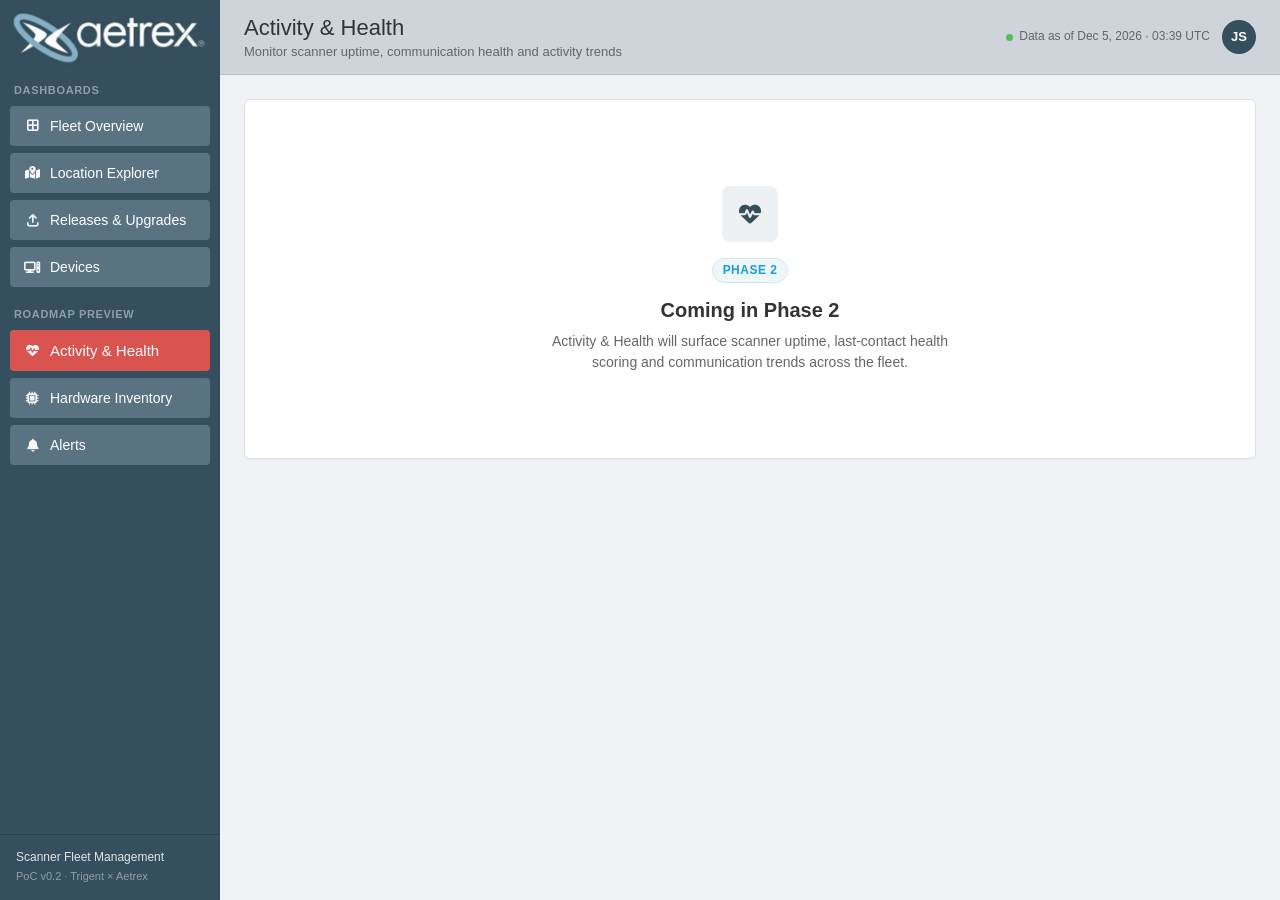
<file: activity-health.html>
<!DOCTYPE html>
<html lang="en">
<head>
  <meta charset="UTF-8">
  <meta name="viewport" content="width=device-width, initial-scale=1.0">
  <title>Activity &amp; Health — Aetrex Scanner Fleet Management</title>

  <script src="assets/vendors/tailwind/tailwindcss.js"></script>
  <script>
    tailwind.config = {
      theme: {
        extend: {
          colors: {
            sidebar: '#354f5e',
            'sidebar-active': '#d9534f',
            'sidebar-nav': '#5a7382',
            'page-bg': '#f0f2f5',
            'header-bg': '#ced4da',
            'card-border': '#dee2e6',
            'text-primary': '#333333',
            'text-secondary': '#666666',
            'chart-teal': '#7bc9d7',
            'chart-blue': '#1a9dd4',
            accent: '#337ab7',
            success: '#5cb85c',
            warning: '#f0ad4e',
            danger: '#d9534f',
          },
          fontFamily: {
            sans: ['Segoe UI', 'Helvetica Neue', 'Helvetica', 'Arial', 'sans-serif'],
          },
          fontWeight: {
            normal: '400',
            medium: '500',
            semibold: '600',
            bold: '700',
          },
          boxShadow: {
            card: '0 1px 2px 0 rgba(0, 0, 0, 0.04)',
          },
        },
      },
    };
  </script>

  <link rel="stylesheet" href="assets/vendors/font-awesome/css/all.min.css">
  <link rel="stylesheet" href="css/style.css">
</head>
<body class="font-sans font-normal bg-page-bg text-text-primary min-h-screen">

  <div id="sidebar-overlay" class="sidebar-overlay hidden fixed inset-0 bg-black/40 z-30 lg:hidden" aria-hidden="true"></div>

  <div class="flex min-h-screen">

    <aside id="sidebar"
      class="fixed inset-y-0 left-0 z-40 w-[220px] bg-sidebar text-white flex flex-col transform -translate-x-full lg:translate-x-0 transition-transform duration-200 ease-in-out shrink-0">

      <div class="sidebar-brand">
        <img src="assets/aetrex-logo1.png" alt="Aetrex">
      </div>

      <nav class="sidebar-nav flex-1">
        <p class="sidebar-section-label">Dashboards</p>
        <a href="index.html" class="sidebar-link">
          <i class="fa-solid fa-border-all"></i>
          <span class="sidebar-link-text">Fleet Overview</span>
        </a>
        <a href="location-explorer.html" class="sidebar-link">
          <i class="fa-solid fa-map-location-dot"></i>
          <span class="sidebar-link-text">Location Explorer</span>
        </a>
        <a href="release-updates.html" class="sidebar-link">
          <i class="fa-solid fa-arrow-up-from-bracket"></i>
          <span class="sidebar-link-text">Releases &amp; Upgrades</span>
        </a>
        <a href="devices.html" class="sidebar-link">
          <i class="fa-solid fa-computer"></i>
          <span class="sidebar-link-text">Devices</span>
        </a>

        <p class="sidebar-section-label">Roadmap Preview</p>
        <a href="activity-health.html" class="sidebar-link active">
          <i class="fa-solid fa-heart-pulse"></i>
          <span class="sidebar-link-text">Activity &amp; Health</span>
        </a>
        <a href="hardware-inventory.html" class="sidebar-link">
          <i class="fa-solid fa-microchip"></i>
          <span class="sidebar-link-text">Hardware Inventory</span>
        </a>
        <a href="alerts.html" class="sidebar-link">
          <i class="fa-solid fa-bell"></i>
          <span class="sidebar-link-text">Alerts</span>
        </a>
      </nav>

      <div class="sidebar-footer">
        <p class="sidebar-footer-title">Scanner Fleet Management</p>
        <p class="sidebar-footer-meta">PoC v0.2 · Trigent × Aetrex</p>
      </div>
    </aside>

    <div class="app-main flex-1 flex flex-col min-w-0">

      <header class="page-header-bar flex items-center justify-between gap-4">
        <div class="flex items-center gap-3 min-w-0">
          <button id="sidebar-toggle" type="button"
            class="lg:hidden w-8 h-8 flex items-center justify-center rounded border border-card-border text-text-secondary hover:bg-white/50 transition-colors shrink-0 bg-white/30"
            aria-label="Toggle sidebar">
            <i class="fa-solid fa-bars text-sm"></i>
          </button>
          <div class="min-w-0">
            <h1 class="truncate">Activity &amp; Health</h1>
            <p class="page-header-subtitle truncate">Monitor scanner uptime, communication health and activity trends</p>
          </div>
        </div>
        <div class="flex items-center gap-3 shrink-0">
          <span class="data-as-of hidden sm:inline-flex">
            <span class="data-as-of-dot" aria-hidden="true"></span>
            <span id="data-as-of">Data as of —</span>
          </span>
          <div class="header-avatar" aria-label="User avatar">JS</div>
        </div>
      </header>

      <main class="flex-1 p-5 lg:p-6">
        <section class="cp-card phase-placeholder">
          <div class="phase-placeholder-icon" aria-hidden="true">
            <i class="fa-solid fa-heart-pulse"></i>
          </div>
          <span class="phase-placeholder-badge">Phase 2</span>
          <h2 class="phase-placeholder-title">Coming in Phase 2</h2>
          <p class="phase-placeholder-text">
            Activity &amp; Health will surface scanner uptime, last-contact health scoring and communication trends across the fleet.
          </p>
        </section>
      </main>
    </div>
  </div>

  <script src="js/app.js"></script>
</body>
</html>
</file>
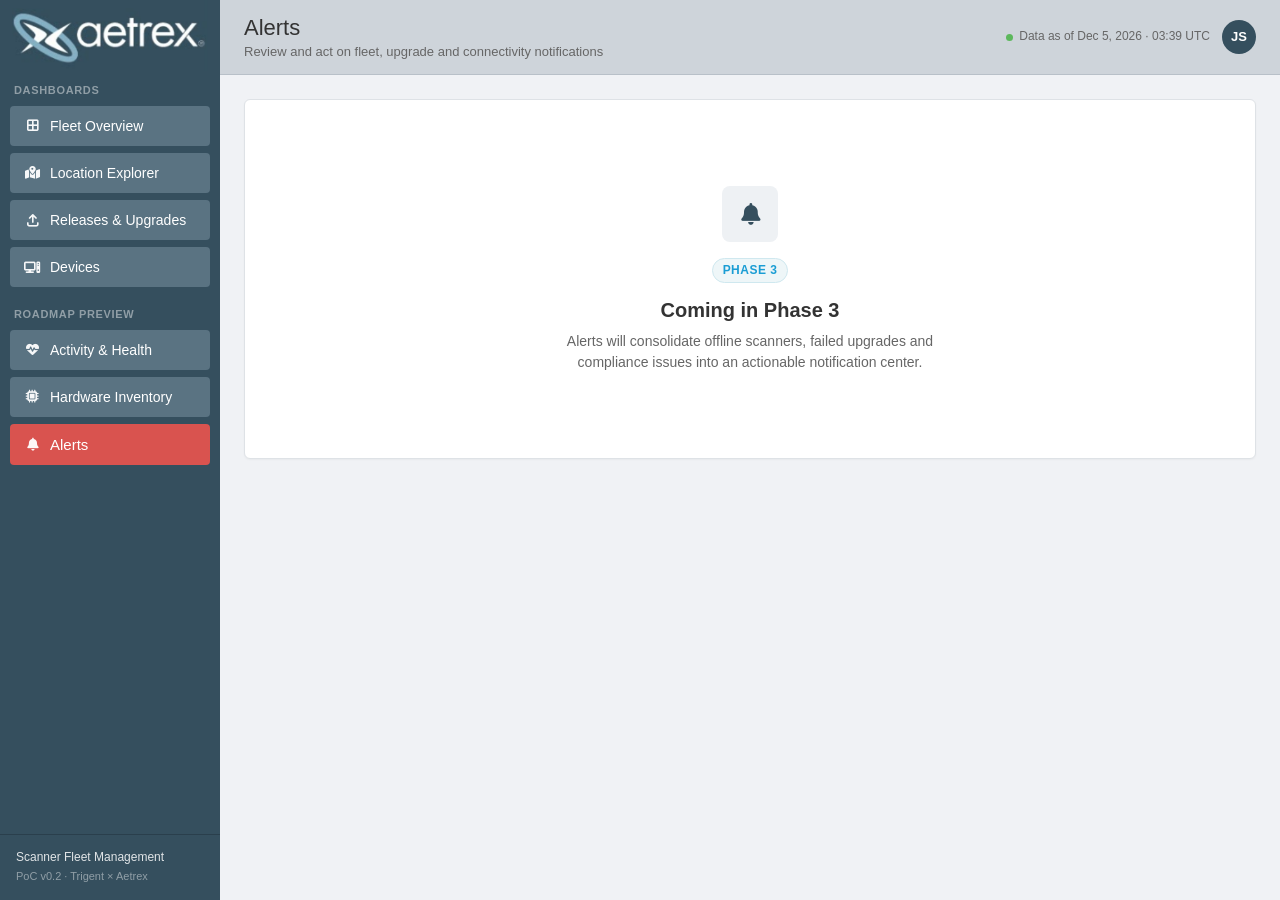
<file: alerts.html>
<!DOCTYPE html>
<html lang="en">
<head>
  <meta charset="UTF-8">
  <meta name="viewport" content="width=device-width, initial-scale=1.0">
  <title>Alerts — Aetrex Scanner Fleet Management</title>

  <script src="assets/vendors/tailwind/tailwindcss.js"></script>
  <script>
    tailwind.config = {
      theme: {
        extend: {
          colors: {
            sidebar: '#354f5e',
            'sidebar-active': '#d9534f',
            'sidebar-nav': '#5a7382',
            'page-bg': '#f0f2f5',
            'header-bg': '#ced4da',
            'card-border': '#dee2e6',
            'text-primary': '#333333',
            'text-secondary': '#666666',
            'chart-teal': '#7bc9d7',
            'chart-blue': '#1a9dd4',
            accent: '#337ab7',
            success: '#5cb85c',
            warning: '#f0ad4e',
            danger: '#d9534f',
          },
          fontFamily: {
            sans: ['Segoe UI', 'Helvetica Neue', 'Helvetica', 'Arial', 'sans-serif'],
          },
          fontWeight: {
            normal: '400',
            medium: '500',
            semibold: '600',
            bold: '700',
          },
          boxShadow: {
            card: '0 1px 2px 0 rgba(0, 0, 0, 0.04)',
          },
        },
      },
    };
  </script>

  <link rel="stylesheet" href="assets/vendors/font-awesome/css/all.min.css">
  <link rel="stylesheet" href="css/style.css">
</head>
<body class="font-sans font-normal bg-page-bg text-text-primary min-h-screen">

  <div id="sidebar-overlay" class="sidebar-overlay hidden fixed inset-0 bg-black/40 z-30 lg:hidden" aria-hidden="true"></div>

  <div class="flex min-h-screen">

    <aside id="sidebar"
      class="fixed inset-y-0 left-0 z-40 w-[220px] bg-sidebar text-white flex flex-col transform -translate-x-full lg:translate-x-0 transition-transform duration-200 ease-in-out shrink-0">

      <div class="sidebar-brand">
        <img src="assets/aetrex-logo1.png" alt="Aetrex">
      </div>

      <nav class="sidebar-nav flex-1">
        <p class="sidebar-section-label">Dashboards</p>
        <a href="index.html" class="sidebar-link">
          <i class="fa-solid fa-border-all"></i>
          <span class="sidebar-link-text">Fleet Overview</span>
        </a>
        <a href="location-explorer.html" class="sidebar-link">
          <i class="fa-solid fa-map-location-dot"></i>
          <span class="sidebar-link-text">Location Explorer</span>
        </a>
        <a href="release-updates.html" class="sidebar-link">
          <i class="fa-solid fa-arrow-up-from-bracket"></i>
          <span class="sidebar-link-text">Releases &amp; Upgrades</span>
        </a>
        <a href="devices.html" class="sidebar-link">
          <i class="fa-solid fa-computer"></i>
          <span class="sidebar-link-text">Devices</span>
        </a>

        <p class="sidebar-section-label">Roadmap Preview</p>
        <a href="activity-health.html" class="sidebar-link">
          <i class="fa-solid fa-heart-pulse"></i>
          <span class="sidebar-link-text">Activity &amp; Health</span>
        </a>
        <a href="hardware-inventory.html" class="sidebar-link">
          <i class="fa-solid fa-microchip"></i>
          <span class="sidebar-link-text">Hardware Inventory</span>
        </a>
        <a href="alerts.html" class="sidebar-link active">
          <i class="fa-solid fa-bell"></i>
          <span class="sidebar-link-text">Alerts</span>
        </a>
      </nav>

      <div class="sidebar-footer">
        <p class="sidebar-footer-title">Scanner Fleet Management</p>
        <p class="sidebar-footer-meta">PoC v0.2 · Trigent × Aetrex</p>
      </div>
    </aside>

    <div class="app-main flex-1 flex flex-col min-w-0">

      <header class="page-header-bar flex items-center justify-between gap-4">
        <div class="flex items-center gap-3 min-w-0">
          <button id="sidebar-toggle" type="button"
            class="lg:hidden w-8 h-8 flex items-center justify-center rounded border border-card-border text-text-secondary hover:bg-white/50 transition-colors shrink-0 bg-white/30"
            aria-label="Toggle sidebar">
            <i class="fa-solid fa-bars text-sm"></i>
          </button>
          <div class="min-w-0">
            <h1 class="truncate">Alerts</h1>
            <p class="page-header-subtitle truncate">Review and act on fleet, upgrade and connectivity notifications</p>
          </div>
        </div>
        <div class="flex items-center gap-3 shrink-0">
          <span class="data-as-of hidden sm:inline-flex">
            <span class="data-as-of-dot" aria-hidden="true"></span>
            <span id="data-as-of">Data as of —</span>
          </span>
          <div class="header-avatar" aria-label="User avatar">JS</div>
        </div>
      </header>

      <main class="flex-1 p-5 lg:p-6">
        <section class="cp-card phase-placeholder">
          <div class="phase-placeholder-icon" aria-hidden="true">
            <i class="fa-solid fa-bell"></i>
          </div>
          <span class="phase-placeholder-badge">Phase 3</span>
          <h2 class="phase-placeholder-title">Coming in Phase 3</h2>
          <p class="phase-placeholder-text">
            Alerts will consolidate offline scanners, failed upgrades and compliance issues into an actionable notification center.
          </p>
        </section>
      </main>
    </div>
  </div>

  <script src="js/app.js"></script>
</body>
</html>
</file>
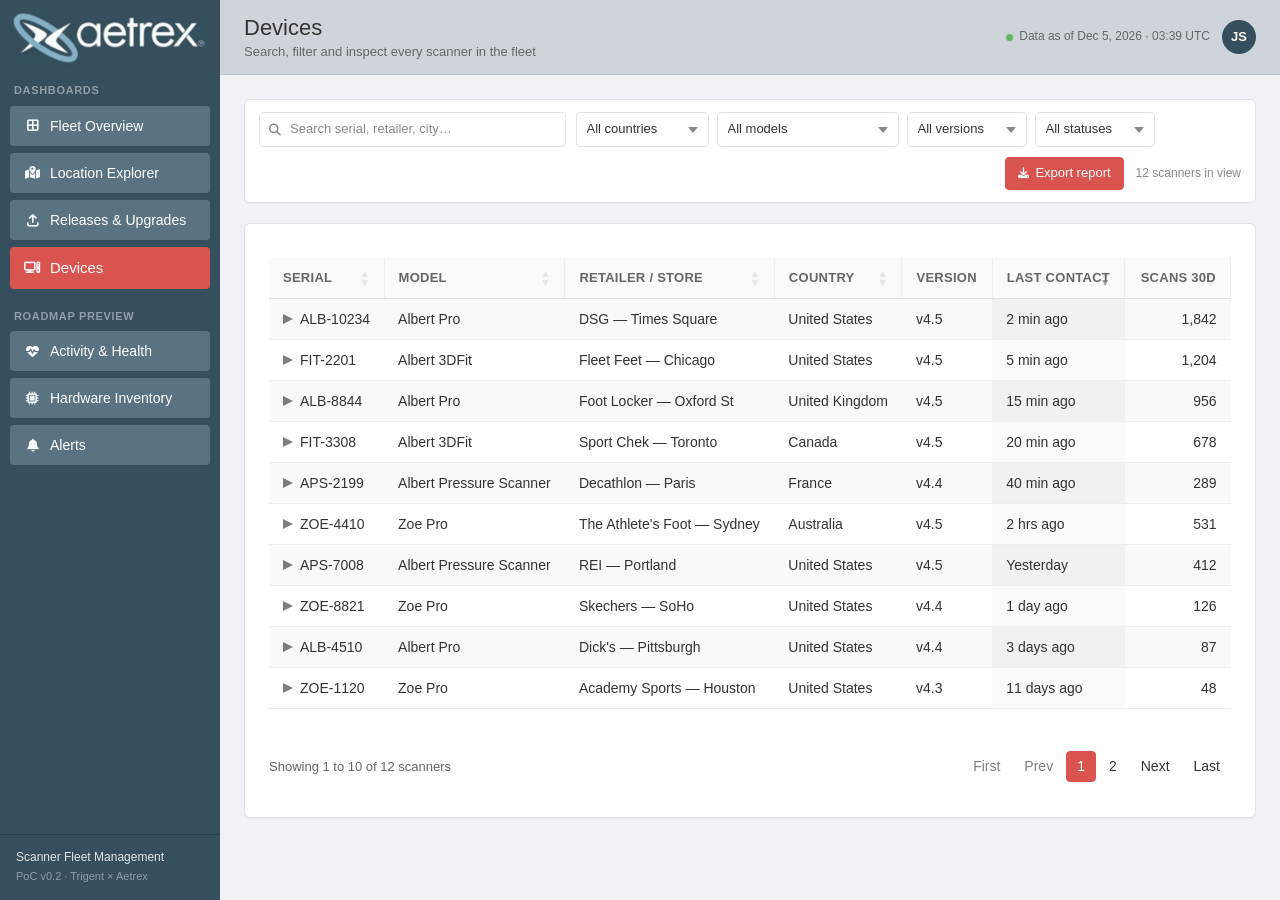
<file: devices.html>
<!DOCTYPE html>
<html lang="en">
<head>
  <meta charset="UTF-8">
  <meta name="viewport" content="width=device-width, initial-scale=1.0">
  <title>Devices — Aetrex Scanner Fleet Management</title>

  <!-- Tailwind CSS -->
  <script src="assets/vendors/tailwind/tailwindcss.js"></script>
  <script>
    tailwind.config = {
      theme: {
        extend: {
          colors: {
            sidebar: '#354f5e',
            'sidebar-active': '#d9534f',
            'sidebar-nav': '#5a7382',
            'page-bg': '#f0f2f5',
            'header-bg': '#ced4da',
            'card-border': '#dee2e6',
            'text-primary': '#333333',
            'text-secondary': '#666666',
            'chart-teal': '#7bc9d7',
            'chart-blue': '#1a9dd4',
            accent: '#337ab7',
            success: '#5cb85c',
            warning: '#f0ad4e',
            danger: '#d9534f',
          },
          fontFamily: {
            sans: ['Segoe UI', 'Helvetica Neue', 'Helvetica', 'Arial', 'sans-serif'],
          },
          fontWeight: {
            normal: '400',
            medium: '500',
            semibold: '600',
            bold: '700',
          },
          boxShadow: {
            card: '0 1px 2px 0 rgba(0, 0, 0, 0.04)',
          },
        },
      },
    };
  </script>

  <!-- Font Awesome -->
  <link rel="stylesheet" href="assets/vendors/font-awesome/css/all.min.css">

  <!-- DataTables -->
  <link rel="stylesheet" href="assets/vendors/datatables/css/dataTables.dataTables.min.css">
  <link rel="stylesheet" href="assets/vendors/datatables/css/responsive.dataTables.min.css">

  <!-- App styles -->
  <link rel="stylesheet" href="css/style.css">
</head>
<body class="font-sans font-normal bg-page-bg text-text-primary min-h-screen">

  <!-- Mobile sidebar overlay -->
  <div id="sidebar-overlay" class="sidebar-overlay hidden fixed inset-0 bg-black/40 z-30 lg:hidden" aria-hidden="true"></div>

  <div class="flex min-h-screen">

    <!-- Sidebar -->
    <aside id="sidebar"
      class="fixed inset-y-0 left-0 z-40 w-[220px] bg-sidebar text-white flex flex-col transform -translate-x-full lg:translate-x-0 transition-transform duration-200 ease-in-out shrink-0">

      <div class="sidebar-brand">
        <img src="assets/aetrex-logo1.png" alt="Aetrex">
      </div>

      <nav class="sidebar-nav flex-1">
        <p class="sidebar-section-label">Dashboards</p>
        <a href="index.html" class="sidebar-link">
          <i class="fa-solid fa-border-all"></i>
          <span class="sidebar-link-text">Fleet Overview</span>
        </a>
        <a href="location-explorer.html" class="sidebar-link">
          <i class="fa-solid fa-map-location-dot"></i>
          <span class="sidebar-link-text">Location Explorer</span>
        </a>
        <a href="release-updates.html" class="sidebar-link">
          <i class="fa-solid fa-arrow-up-from-bracket"></i>
          <span class="sidebar-link-text">Releases &amp; Upgrades</span>
        </a>
        <a href="devices.html" class="sidebar-link active">
          <i class="fa-solid fa-computer"></i>
          <span class="sidebar-link-text">Devices</span>
        </a>

        <p class="sidebar-section-label">Roadmap Preview</p>
        <a href="activity-health.html" class="sidebar-link">
          <i class="fa-solid fa-heart-pulse"></i>
          <span class="sidebar-link-text">Activity &amp; Health</span>
        </a>
        <a href="hardware-inventory.html" class="sidebar-link">
          <i class="fa-solid fa-microchip"></i>
          <span class="sidebar-link-text">Hardware Inventory</span>
        </a>
        <a href="alerts.html" class="sidebar-link">
          <i class="fa-solid fa-bell"></i>
          <span class="sidebar-link-text">Alerts</span>
        </a>
      </nav>

      <div class="sidebar-footer">
        <p class="sidebar-footer-title">Scanner Fleet Management</p>
        <p class="sidebar-footer-meta">PoC v0.2 · Trigent × Aetrex</p>
      </div>
    </aside>

    <!-- Main content -->
    <div class="app-main flex-1 flex flex-col min-w-0">

      <!-- Header bar -->
      <header class="page-header-bar flex items-center justify-between gap-4">
        <div class="flex items-center gap-3 min-w-0">
          <button id="sidebar-toggle" type="button"
            class="lg:hidden w-8 h-8 flex items-center justify-center rounded border border-card-border text-text-secondary hover:bg-white/50 transition-colors shrink-0 bg-white/30"
            aria-label="Toggle sidebar">
            <i class="fa-solid fa-bars text-sm"></i>
          </button>
          <div class="min-w-0">
            <h1 class="truncate">Devices</h1>
            <p class="page-header-subtitle truncate">Search, filter and inspect every scanner in the fleet</p>
          </div>
        </div>
        <div class="flex items-center gap-3 shrink-0">
          <span class="data-as-of hidden sm:inline-flex">
            <span class="data-as-of-dot" aria-hidden="true"></span>
            <span id="data-as-of">Data as of —</span>
          </span>
          <div class="header-avatar" aria-label="User avatar">JS</div>
        </div>
      </header>

      <!-- Page body -->
      <main class="flex-1 p-5 lg:p-6 space-y-5">

        <!-- Filters -->
        <section class="filter-bar">
          <div class="filter-search">
            <i class="fa-solid fa-magnifying-glass" aria-hidden="true"></i>
            <input type="search" id="fleet-search" placeholder="Search serial, retailer, city…" autocomplete="off">
          </div>
          <div class="filter-selects">
            <select id="filter-country" aria-label="Filter by country">
              <option value="">All countries</option>
            </select>
            <select id="filter-model" aria-label="Filter by model">
              <option value="">All models</option>
            </select>
            <select id="filter-version" aria-label="Filter by version">
              <option value="">All versions</option>
            </select>
            <select id="filter-status" aria-label="Filter by status">
              <option value="">All statuses</option>
            </select>
          </div>
          <div class="filter-actions">
            <button type="button" class="btn-export">
              <i class="fa-solid fa-download"></i>
              Export report
            </button>
            <p class="filter-count"><span id="scanners-in-view">0</span> scanners in view</p>
          </div>
        </section>

        <!-- Devices table -->
        <section class="cp-card p-5 sm:p-6">
          <div class="overflow-x-auto">
            <table id="scanner-table" class="w-full display responsive nowrap">
              <thead>
                <tr>
                  <th>Serial</th>
                  <th>Model</th>
                  <th>Retailer / Store</th>
                  <th>Country</th>
                  <th>Version</th>
                  <th>Last Contact</th>
                  <th>Scans 30d</th>
                  <th>Status</th>
                </tr>
              </thead>
              <tbody>
                <tr data-serial="ALB-10234" data-model="Albert Pro" data-retailer="DSG — Times Square" data-country="United States" data-city="New York" data-version="v4.5" data-status="Active">
                  <td>ALB-10234</td>
                  <td>Albert Pro</td>
                  <td>DSG — Times Square</td>
                  <td>United States</td>
                  <td>v4.5</td>
                  <td data-order="2026-07-14T08:58:00Z">2 min ago</td>
                  <td data-order="1842">1,842</td>
                  <td><span class="status-badge status-online">Active</span></td>
                </tr>
                <tr data-serial="ZOE-8821" data-model="Zoe Pro" data-retailer="Skechers — SoHo" data-country="United States" data-city="New York" data-version="v4.4" data-status="Idle">
                  <td>ZOE-8821</td>
                  <td>Zoe Pro</td>
                  <td>Skechers — SoHo</td>
                  <td>United States</td>
                  <td>v4.4</td>
                  <td data-order="2026-07-13T09:00:00Z">1 day ago</td>
                  <td data-order="126">126</td>
                  <td><span class="status-badge status-pending">Idle</span></td>
                </tr>
                <tr data-serial="APS-4492" data-model="Albert Pressure Scanner" data-retailer="Nordstrom — Seattle" data-country="United States" data-city="Seattle" data-version="v4.2" data-status="Offline">
                  <td>APS-4492</td>
                  <td>Albert Pressure Scanner</td>
                  <td>Nordstrom — Seattle</td>
                  <td>United States</td>
                  <td>v4.2</td>
                  <td data-order="2026-06-18T10:00:00Z">26 days ago</td>
                  <td data-order="0">0</td>
                  <td><span class="status-badge status-offline">Offline</span></td>
                </tr>
                <tr data-serial="ALB-8844" data-model="Albert Pro" data-retailer="Foot Locker — Oxford St" data-country="United Kingdom" data-city="London" data-version="v4.5" data-status="Active">
                  <td>ALB-8844</td>
                  <td>Albert Pro</td>
                  <td>Foot Locker — Oxford St</td>
                  <td>United Kingdom</td>
                  <td>v4.5</td>
                  <td data-order="2026-07-14T08:45:00Z">15 min ago</td>
                  <td data-order="956">956</td>
                  <td><span class="status-badge status-online">Active</span></td>
                </tr>
                <tr data-serial="FIT-2201" data-model="Albert 3DFit" data-retailer="Fleet Feet — Chicago" data-country="United States" data-city="Chicago" data-version="v4.5" data-status="Active">
                  <td>FIT-2201</td>
                  <td>Albert 3DFit</td>
                  <td>Fleet Feet — Chicago</td>
                  <td>United States</td>
                  <td>v4.5</td>
                  <td data-order="2026-07-14T08:55:00Z">5 min ago</td>
                  <td data-order="1204">1,204</td>
                  <td><span class="status-badge status-online">Active</span></td>
                </tr>
                <tr data-serial="ZOE-1120" data-model="Zoe Pro" data-retailer="Academy Sports — Houston" data-country="United States" data-city="Houston" data-version="v4.3" data-status="Idle">
                  <td>ZOE-1120</td>
                  <td>Zoe Pro</td>
                  <td>Academy Sports — Houston</td>
                  <td>United States</td>
                  <td>v4.3</td>
                  <td data-order="2026-07-03T12:00:00Z">11 days ago</td>
                  <td data-order="48">48</td>
                  <td><span class="status-badge status-pending">Idle</span></td>
                </tr>
                <tr data-serial="APS-7008" data-model="Albert Pressure Scanner" data-retailer="REI — Portland" data-country="United States" data-city="Portland" data-version="v4.5" data-status="Active">
                  <td>APS-7008</td>
                  <td>Albert Pressure Scanner</td>
                  <td>REI — Portland</td>
                  <td>United States</td>
                  <td>v4.5</td>
                  <td data-order="2026-07-13T14:00:00Z">Yesterday</td>
                  <td data-order="412">412</td>
                  <td><span class="status-badge status-online">Active</span></td>
                </tr>
                <tr data-serial="ALB-4510" data-model="Albert Pro" data-retailer="Dick's — Pittsburgh" data-country="United States" data-city="Pittsburgh" data-version="v4.4" data-status="Idle">
                  <td>ALB-4510</td>
                  <td>Albert Pro</td>
                  <td>Dick's — Pittsburgh</td>
                  <td>United States</td>
                  <td>v4.4</td>
                  <td data-order="2026-07-11T16:00:00Z">3 days ago</td>
                  <td data-order="87">87</td>
                  <td><span class="status-badge status-pending">Idle</span></td>
                </tr>
                <tr data-serial="FIT-3308" data-model="Albert 3DFit" data-retailer="Sport Chek — Toronto" data-country="Canada" data-city="Toronto" data-version="v4.5" data-status="Active">
                  <td>FIT-3308</td>
                  <td>Albert 3DFit</td>
                  <td>Sport Chek — Toronto</td>
                  <td>Canada</td>
                  <td>v4.5</td>
                  <td data-order="2026-07-14T08:40:00Z">20 min ago</td>
                  <td data-order="678">678</td>
                  <td><span class="status-badge status-online">Active</span></td>
                </tr>
                <tr data-serial="ALB-6712" data-model="Albert Pro" data-retailer="Intersport — Berlin" data-country="Germany" data-city="Berlin" data-version="v4.3" data-status="Offline">
                  <td>ALB-6712</td>
                  <td>Albert Pro</td>
                  <td>Intersport — Berlin</td>
                  <td>Germany</td>
                  <td>v4.3</td>
                  <td data-order="2026-06-28T09:00:00Z">16 days ago</td>
                  <td data-order="12">12</td>
                  <td><span class="status-badge status-offline">Offline</span></td>
                </tr>
                <tr data-serial="ZOE-4410" data-model="Zoe Pro" data-retailer="The Athlete's Foot — Sydney" data-country="Australia" data-city="Sydney" data-version="v4.5" data-status="Active">
                  <td>ZOE-4410</td>
                  <td>Zoe Pro</td>
                  <td>The Athlete's Foot — Sydney</td>
                  <td>Australia</td>
                  <td>v4.5</td>
                  <td data-order="2026-07-14T07:00:00Z">2 hrs ago</td>
                  <td data-order="531">531</td>
                  <td><span class="status-badge status-online">Active</span></td>
                </tr>
                <tr data-serial="APS-2199" data-model="Albert Pressure Scanner" data-retailer="Decathlon — Paris" data-country="France" data-city="Paris" data-version="v4.4" data-status="Active">
                  <td>APS-2199</td>
                  <td>Albert Pressure Scanner</td>
                  <td>Decathlon — Paris</td>
                  <td>France</td>
                  <td>v4.4</td>
                  <td data-order="2026-07-14T08:20:00Z">40 min ago</td>
                  <td data-order="289">289</td>
                  <td><span class="status-badge status-online">Active</span></td>
                </tr>
              </tbody>
            </table>
          </div>
        </section>

      </main>
    </div>
  </div>

  <!-- Vendor scripts -->
  <script src="assets/vendors/jquery/jquery-3.7.1.min.js"></script>
  <script src="assets/vendors/datatables/js/dataTables.min.js"></script>
  <script src="assets/vendors/datatables/js/dataTables.responsive.min.js"></script>
  <script src="js/app.js"></script>
</body>
</html>
</file>
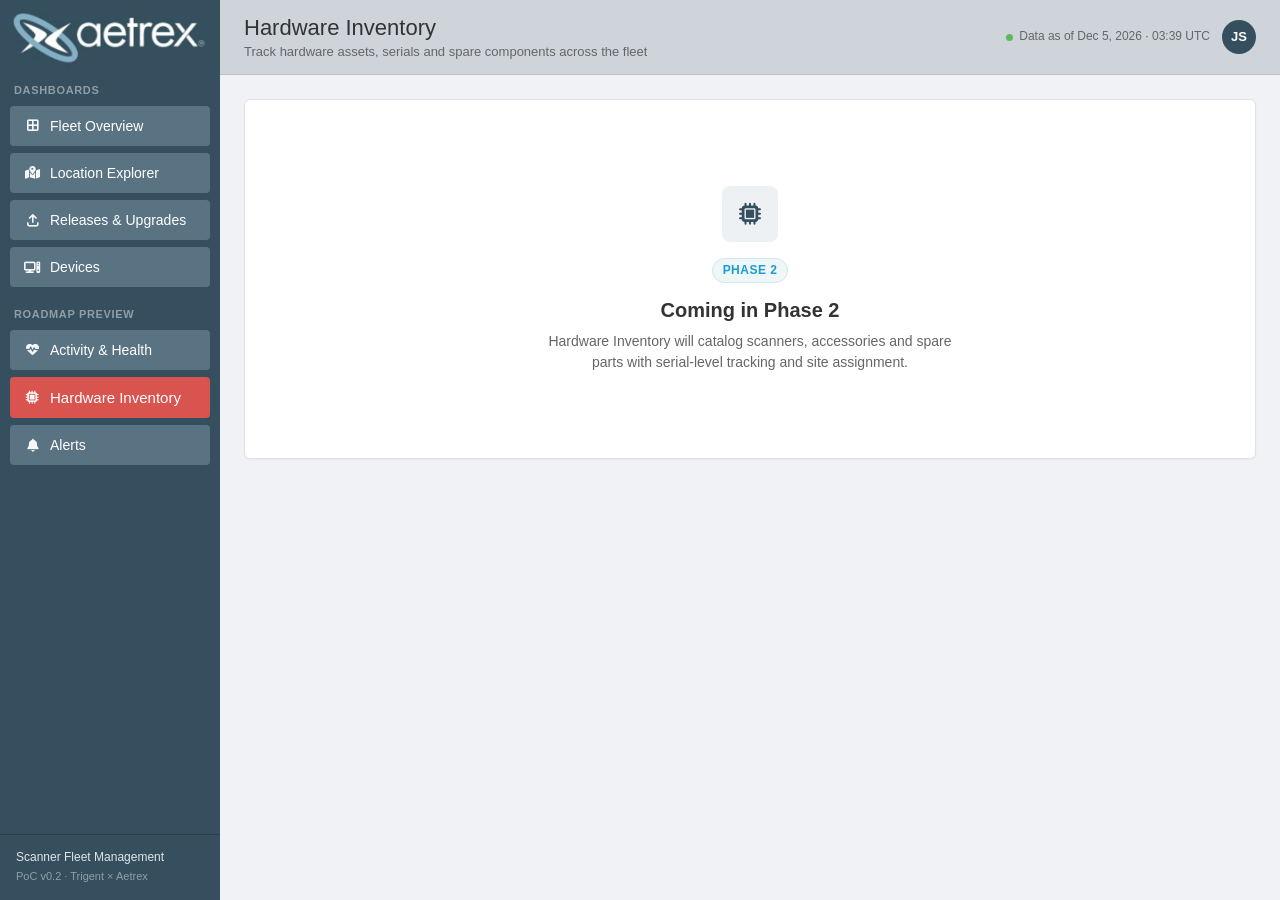
<file: hardware-inventory.html>
<!DOCTYPE html>
<html lang="en">
<head>
  <meta charset="UTF-8">
  <meta name="viewport" content="width=device-width, initial-scale=1.0">
  <title>Hardware Inventory — Aetrex Scanner Fleet Management</title>

  <script src="assets/vendors/tailwind/tailwindcss.js"></script>
  <script>
    tailwind.config = {
      theme: {
        extend: {
          colors: {
            sidebar: '#354f5e',
            'sidebar-active': '#d9534f',
            'sidebar-nav': '#5a7382',
            'page-bg': '#f0f2f5',
            'header-bg': '#ced4da',
            'card-border': '#dee2e6',
            'text-primary': '#333333',
            'text-secondary': '#666666',
            'chart-teal': '#7bc9d7',
            'chart-blue': '#1a9dd4',
            accent: '#337ab7',
            success: '#5cb85c',
            warning: '#f0ad4e',
            danger: '#d9534f',
          },
          fontFamily: {
            sans: ['Segoe UI', 'Helvetica Neue', 'Helvetica', 'Arial', 'sans-serif'],
          },
          fontWeight: {
            normal: '400',
            medium: '500',
            semibold: '600',
            bold: '700',
          },
          boxShadow: {
            card: '0 1px 2px 0 rgba(0, 0, 0, 0.04)',
          },
        },
      },
    };
  </script>

  <link rel="stylesheet" href="assets/vendors/font-awesome/css/all.min.css">
  <link rel="stylesheet" href="css/style.css">
</head>
<body class="font-sans font-normal bg-page-bg text-text-primary min-h-screen">

  <div id="sidebar-overlay" class="sidebar-overlay hidden fixed inset-0 bg-black/40 z-30 lg:hidden" aria-hidden="true"></div>

  <div class="flex min-h-screen">

    <aside id="sidebar"
      class="fixed inset-y-0 left-0 z-40 w-[220px] bg-sidebar text-white flex flex-col transform -translate-x-full lg:translate-x-0 transition-transform duration-200 ease-in-out shrink-0">

      <div class="sidebar-brand">
        <img src="assets/aetrex-logo1.png" alt="Aetrex">
      </div>

      <nav class="sidebar-nav flex-1">
        <p class="sidebar-section-label">Dashboards</p>
        <a href="index.html" class="sidebar-link">
          <i class="fa-solid fa-border-all"></i>
          <span class="sidebar-link-text">Fleet Overview</span>
        </a>
        <a href="location-explorer.html" class="sidebar-link">
          <i class="fa-solid fa-map-location-dot"></i>
          <span class="sidebar-link-text">Location Explorer</span>
        </a>
        <a href="release-updates.html" class="sidebar-link">
          <i class="fa-solid fa-arrow-up-from-bracket"></i>
          <span class="sidebar-link-text">Releases &amp; Upgrades</span>
        </a>
        <a href="devices.html" class="sidebar-link">
          <i class="fa-solid fa-computer"></i>
          <span class="sidebar-link-text">Devices</span>
        </a>

        <p class="sidebar-section-label">Roadmap Preview</p>
        <a href="activity-health.html" class="sidebar-link">
          <i class="fa-solid fa-heart-pulse"></i>
          <span class="sidebar-link-text">Activity &amp; Health</span>
        </a>
        <a href="hardware-inventory.html" class="sidebar-link active">
          <i class="fa-solid fa-microchip"></i>
          <span class="sidebar-link-text">Hardware Inventory</span>
        </a>
        <a href="alerts.html" class="sidebar-link">
          <i class="fa-solid fa-bell"></i>
          <span class="sidebar-link-text">Alerts</span>
        </a>
      </nav>

      <div class="sidebar-footer">
        <p class="sidebar-footer-title">Scanner Fleet Management</p>
        <p class="sidebar-footer-meta">PoC v0.2 · Trigent × Aetrex</p>
      </div>
    </aside>

    <div class="app-main flex-1 flex flex-col min-w-0">

      <header class="page-header-bar flex items-center justify-between gap-4">
        <div class="flex items-center gap-3 min-w-0">
          <button id="sidebar-toggle" type="button"
            class="lg:hidden w-8 h-8 flex items-center justify-center rounded border border-card-border text-text-secondary hover:bg-white/50 transition-colors shrink-0 bg-white/30"
            aria-label="Toggle sidebar">
            <i class="fa-solid fa-bars text-sm"></i>
          </button>
          <div class="min-w-0">
            <h1 class="truncate">Hardware Inventory</h1>
            <p class="page-header-subtitle truncate">Track hardware assets, serials and spare components across the fleet</p>
          </div>
        </div>
        <div class="flex items-center gap-3 shrink-0">
          <span class="data-as-of hidden sm:inline-flex">
            <span class="data-as-of-dot" aria-hidden="true"></span>
            <span id="data-as-of">Data as of —</span>
          </span>
          <div class="header-avatar" aria-label="User avatar">JS</div>
        </div>
      </header>

      <main class="flex-1 p-5 lg:p-6">
        <section class="cp-card phase-placeholder">
          <div class="phase-placeholder-icon" aria-hidden="true">
            <i class="fa-solid fa-microchip"></i>
          </div>
          <span class="phase-placeholder-badge">Phase 2</span>
          <h2 class="phase-placeholder-title">Coming in Phase 2</h2>
          <p class="phase-placeholder-text">
            Hardware Inventory will catalog scanners, accessories and spare parts with serial-level tracking and site assignment.
          </p>
        </section>
      </main>
    </div>
  </div>

  <script src="js/app.js"></script>
</body>
</html>
</file>
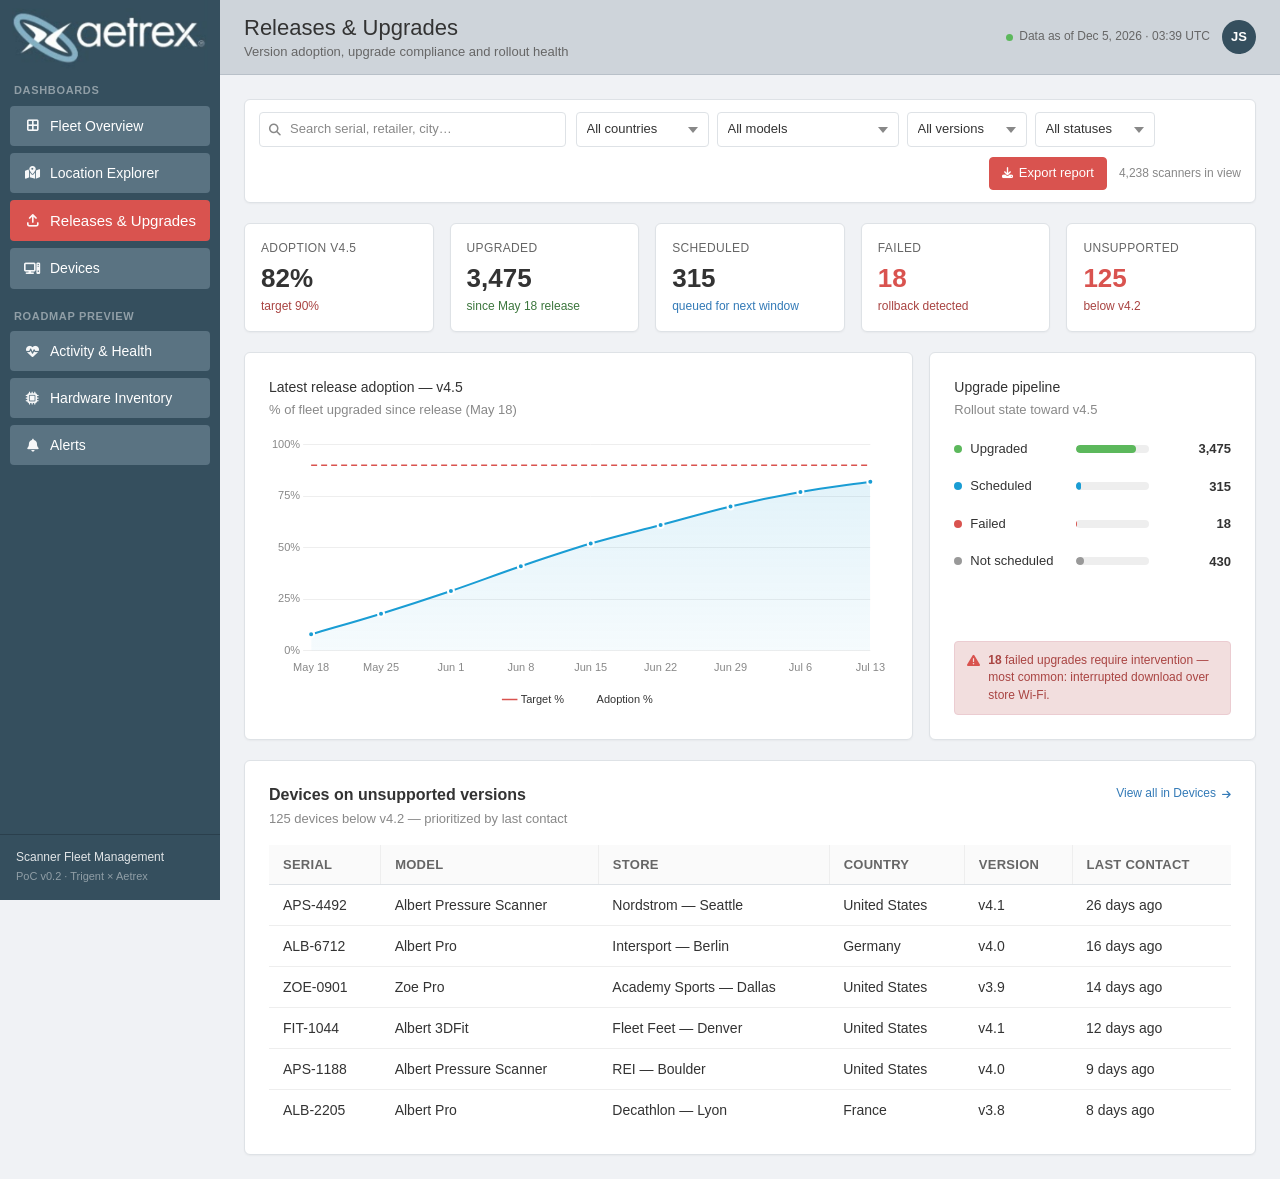
<file: release-updates.html>
<!DOCTYPE html>
<html lang="en">
<head>
  <meta charset="UTF-8">
  <meta name="viewport" content="width=device-width, initial-scale=1.0">
  <title>Releases & Upgrades — Aetrex Scanner Fleet Management</title>

  <!-- Tailwind CSS -->
  <script src="assets/vendors/tailwind/tailwindcss.js"></script>
  <script>
    tailwind.config = {
      theme: {
        extend: {
          colors: {
            sidebar: '#354f5e',
            'sidebar-active': '#d9534f',
            'sidebar-nav': '#5a7382',
            'page-bg': '#f0f2f5',
            'header-bg': '#ced4da',
            'card-border': '#dee2e6',
            'text-primary': '#333333',
            'text-secondary': '#666666',
            'chart-teal': '#7bc9d7',
            'chart-blue': '#1a9dd4',
            accent: '#337ab7',
            success: '#5cb85c',
            warning: '#f0ad4e',
            danger: '#d9534f',
          },
          fontFamily: {
            sans: ['Segoe UI', 'Helvetica Neue', 'Helvetica', 'Arial', 'sans-serif'],
          },
          fontWeight: {
            normal: '400',
            medium: '500',
            semibold: '600',
            bold: '700',
          },
          boxShadow: {
            card: '0 1px 2px 0 rgba(0, 0, 0, 0.04)',
          },
        },
      },
    };
  </script>

  <!-- Font Awesome -->
  <link rel="stylesheet" href="assets/vendors/font-awesome/css/all.min.css">

  <!-- App styles -->
  <link rel="stylesheet" href="css/style.css">
</head>
<body class="font-sans font-normal bg-page-bg text-text-primary min-h-screen">

  <!-- Mobile sidebar overlay -->
  <div id="sidebar-overlay" class="sidebar-overlay hidden fixed inset-0 bg-black/40 z-30 lg:hidden" aria-hidden="true"></div>

  <div class="flex min-h-screen">

    <!-- Sidebar -->
    <aside id="sidebar"
      class="fixed inset-y-0 left-0 z-40 w-[220px] bg-sidebar text-white flex flex-col transform -translate-x-full lg:translate-x-0 transition-transform duration-200 ease-in-out shrink-0">

      <div class="sidebar-brand">
        <img src="assets/aetrex-logo1.png" alt="Aetrex">
      </div>

      <nav class="sidebar-nav flex-1">
        <p class="sidebar-section-label">Dashboards</p>
        <a href="index.html" class="sidebar-link">
          <i class="fa-solid fa-border-all"></i>
          <span class="sidebar-link-text">Fleet Overview</span>
        </a>
        <a href="location-explorer.html" class="sidebar-link">
          <i class="fa-solid fa-map-location-dot"></i>
          <span class="sidebar-link-text">Location Explorer</span>
        </a>
        <a href="release-updates.html" class="sidebar-link active">
          <i class="fa-solid fa-arrow-up-from-bracket"></i>
          <span class="sidebar-link-text">Releases &amp; Upgrades</span>
        </a>
        <a href="devices.html" class="sidebar-link">
          <i class="fa-solid fa-computer"></i>
          <span class="sidebar-link-text">Devices</span>
        </a>

        <p class="sidebar-section-label">Roadmap Preview</p>
        <a href="activity-health.html" class="sidebar-link">
          <i class="fa-solid fa-heart-pulse"></i>
          <span class="sidebar-link-text">Activity &amp; Health</span>
        </a>
        <a href="hardware-inventory.html" class="sidebar-link">
          <i class="fa-solid fa-microchip"></i>
          <span class="sidebar-link-text">Hardware Inventory</span>
        </a>
        <a href="alerts.html" class="sidebar-link">
          <i class="fa-solid fa-bell"></i>
          <span class="sidebar-link-text">Alerts</span>
        </a>
      </nav>

      <div class="sidebar-footer">
        <p class="sidebar-footer-title">Scanner Fleet Management</p>
        <p class="sidebar-footer-meta">PoC v0.2 · Trigent × Aetrex</p>
      </div>
    </aside>

    <!-- Main content -->
    <div class="app-main flex-1 flex flex-col min-w-0">

      <!-- Header bar -->
      <header class="page-header-bar flex items-center justify-between gap-4">
        <div class="flex items-center gap-3 min-w-0">
          <button id="sidebar-toggle" type="button"
            class="lg:hidden w-8 h-8 flex items-center justify-center rounded border border-card-border text-text-secondary hover:bg-white/50 transition-colors shrink-0 bg-white/30"
            aria-label="Toggle sidebar">
            <i class="fa-solid fa-bars text-sm"></i>
          </button>
          <div class="min-w-0">
            <h1 class="truncate">Releases &amp; Upgrades</h1>
            <p class="page-header-subtitle truncate">Version adoption, upgrade compliance and rollout health</p>
          </div>
        </div>
        <div class="flex items-center gap-3 shrink-0">
          <span class="data-as-of hidden sm:inline-flex">
            <span class="data-as-of-dot" aria-hidden="true"></span>
            <span id="data-as-of">Data as of —</span>
          </span>
          <div class="header-avatar" aria-label="User avatar">JS</div>
        </div>
      </header>

      <!-- Page body -->
      <main class="flex-1 p-5 lg:p-6 space-y-5">

        <!-- Filters -->
        <section class="filter-bar">
          <div class="filter-search">
            <i class="fa-solid fa-magnifying-glass" aria-hidden="true"></i>
            <input type="search" id="fleet-search" placeholder="Search serial, retailer, city…" autocomplete="off">
          </div>
          <div class="filter-selects">
            <select id="filter-country" aria-label="Filter by country">
              <option value="">All countries</option>
              <option value="US">United States</option>
              <option value="CA">Canada</option>
              <option value="UK">United Kingdom</option>
              <option value="DE">Germany</option>
              <option value="AU">Australia</option>
              <option value="FR">France</option>
            </select>
            <select id="filter-model" aria-label="Filter by model">
              <option value="">All models</option>
              <option value="Albert Pro">Albert Pro</option>
              <option value="Albert 3DFit">Albert 3DFit</option>
              <option value="Albert Pressure Scanner">Albert Pressure Scanner</option>
              <option value="Zoe Pro">Zoe Pro</option>
            </select>
            <select id="filter-version" aria-label="Filter by version">
              <option value="">All versions</option>
              <option value="v4.5">v4.5</option>
              <option value="v4.4">v4.4</option>
              <option value="v4.3">v4.3</option>
              <option value="v4.2">v4.2</option>
              <option value="older">Older</option>
            </select>
            <select id="filter-status" aria-label="Filter by status">
              <option value="">All statuses</option>
              <option value="upgraded">Upgraded</option>
              <option value="scheduled">Scheduled</option>
              <option value="failed">Failed</option>
              <option value="unsupported">Unsupported</option>
            </select>
          </div>
          <div class="filter-actions">
            <button type="button" class="btn-export">
              <i class="fa-solid fa-download"></i>
              Export report
            </button>
            <p class="filter-count"><span id="scanners-in-view">4,238</span> scanners in view</p>
          </div>
        </section>

        <!-- KPI cards -->
        <section class="grid grid-cols-1 sm:grid-cols-2 lg:grid-cols-3 xl:grid-cols-5 gap-4">
          <div class="cp-card kpi-card p-4">
            <p class="kpi-label">Adoption v4.5</p>
            <p class="kpi-value">82%</p>
            <p class="kpi-meta kpi-meta-danger">target 90%</p>
          </div>

          <div class="cp-card kpi-card p-4">
            <p class="kpi-label">Upgraded</p>
            <p class="kpi-value">3,475</p>
            <p class="kpi-meta kpi-meta-success">since May 18 release</p>
          </div>

          <div class="cp-card kpi-card p-4">
            <p class="kpi-label">Scheduled</p>
            <p class="kpi-value">315</p>
            <p class="kpi-meta kpi-meta-info">queued for next window</p>
          </div>

          <div class="cp-card kpi-card p-4">
            <p class="kpi-label">Failed</p>
            <p class="kpi-value kpi-value-danger">18</p>
            <p class="kpi-meta kpi-meta-danger">rollback detected</p>
          </div>

          <div class="cp-card kpi-card p-4">
            <p class="kpi-label">Unsupported</p>
            <p class="kpi-value kpi-value-danger">125</p>
            <p class="kpi-meta kpi-meta-danger">below v4.2</p>
          </div>
        </section>

        <!-- Adoption chart + Upgrade pipeline -->
        <section class="grid grid-cols-1 xl:grid-cols-3 gap-4">
          <div class="cp-card chart-card p-5 sm:p-6 xl:col-span-2">
            <h2 class="cp-card-title mb-1">Latest release adoption — v4.5</h2>
            <p class="cp-card-subtitle">% of fleet upgraded since release (May 18)</p>
            <div class="chart-container chart-container-adoption">
              <canvas id="adoptionChart"></canvas>
            </div>
          </div>

          <div class="cp-card p-5 sm:p-6 flex flex-col">
            <h2 class="cp-card-title mb-1">Upgrade pipeline</h2>
            <p class="cp-card-subtitle mb-5">Rollout state toward v4.5</p>

            <ul class="activity-list flex-1">
              <li class="activity-row">
                <span class="activity-label">
                  <span class="activity-dot activity-dot-active"></span>
                  Upgraded
                </span>
                <div class="activity-bar-track" aria-hidden="true">
                  <div class="activity-bar-fill activity-bar-active" style="width: 82%"></div>
                </div>
                <span class="activity-stats">
                  <span class="activity-count">3,475</span>
                </span>
              </li>
              <li class="activity-row">
                <span class="activity-label">
                  <span class="activity-dot activity-dot-scheduled"></span>
                  Scheduled
                </span>
                <div class="activity-bar-track" aria-hidden="true">
                  <div class="activity-bar-fill activity-bar-scheduled" style="width: 7%"></div>
                </div>
                <span class="activity-stats">
                  <span class="activity-count">315</span>
                </span>
              </li>
              <li class="activity-row">
                <span class="activity-label">
                  <span class="activity-dot activity-dot-offline"></span>
                  Failed
                </span>
                <div class="activity-bar-track" aria-hidden="true">
                  <div class="activity-bar-fill activity-bar-offline" style="width: 1%"></div>
                </div>
                <span class="activity-stats">
                  <span class="activity-count">18</span>
                </span>
              </li>
              <li class="activity-row">
                <span class="activity-label">
                  <span class="activity-dot activity-dot-idle" style="background:#999999"></span>
                  Not scheduled
                </span>
                <div class="activity-bar-track" aria-hidden="true">
                  <div class="activity-bar-fill" style="width: 10%; background:#999999"></div>
                </div>
                <span class="activity-stats">
                  <span class="activity-count">430</span>
                </span>
              </li>
            </ul>

            <div class="activity-alert activity-alert-danger mt-5">
              <i class="fa-solid fa-triangle-exclamation" aria-hidden="true"></i>
              <p><strong>18</strong> failed upgrades require intervention — most common: interrupted download over store Wi-Fi.</p>
            </div>
          </div>
        </section>

        <!-- Unsupported devices table -->
        <section class="cp-card p-5 sm:p-6">
          <div class="card-header-row mb-1">
            <div>
              <h2 class="section-title">Devices on unsupported versions</h2>
              <p class="section-subtitle">125 devices below v4.2 — prioritized by last contact</p>
            </div>
            <a href="devices.html" class="card-link shrink-0">
              View all in Devices
              <i class="fa-solid fa-arrow-right text-[10px]"></i>
            </a>
          </div>

          <div class="overflow-x-auto mt-4">
            <table id="unsupported-table" class="cp-data-table w-full">
              <thead>
                <tr>
                  <th>Serial</th>
                  <th>Model</th>
                  <th>Store</th>
                  <th>Country</th>
                  <th>Version</th>
                  <th>Last Contact</th>
                </tr>
              </thead>
              <tbody>
                <tr>
                  <td>APS-4492</td>
                  <td>Albert Pressure Scanner</td>
                  <td>Nordstrom — Seattle</td>
                  <td>United States</td>
                  <td>v4.1</td>
                  <td>26 days ago</td>
                </tr>
                <tr>
                  <td>ALB-6712</td>
                  <td>Albert Pro</td>
                  <td>Intersport — Berlin</td>
                  <td>Germany</td>
                  <td>v4.0</td>
                  <td>16 days ago</td>
                </tr>
                <tr>
                  <td>ZOE-0901</td>
                  <td>Zoe Pro</td>
                  <td>Academy Sports — Dallas</td>
                  <td>United States</td>
                  <td>v3.9</td>
                  <td>14 days ago</td>
                </tr>
                <tr>
                  <td>FIT-1044</td>
                  <td>Albert 3DFit</td>
                  <td>Fleet Feet — Denver</td>
                  <td>United States</td>
                  <td>v4.1</td>
                  <td>12 days ago</td>
                </tr>
                <tr>
                  <td>APS-1188</td>
                  <td>Albert Pressure Scanner</td>
                  <td>REI — Boulder</td>
                  <td>United States</td>
                  <td>v4.0</td>
                  <td>9 days ago</td>
                </tr>
                <tr>
                  <td>ALB-2205</td>
                  <td>Albert Pro</td>
                  <td>Decathlon — Lyon</td>
                  <td>France</td>
                  <td>v3.8</td>
                  <td>8 days ago</td>
                </tr>
              </tbody>
            </table>
          </div>
        </section>

      </main>
    </div>
  </div>

  <!-- Vendor scripts -->
  <script src="assets/vendors/chartjs/chart.umd.min.js"></script>
  <script src="js/app.js"></script>
</body>
</html>
</file>
<file: css/style.css>
/* ==========================================================================
   Aetrex Control Panel — Design Tokens
   ========================================================================== */
:root {
  --cp-sidebar: #354f5e;
  --cp-sidebar-active: #d9534f;
  --cp-sidebar-nav: #5a7382;
  --cp-sidebar-divider: #2a3f4c;
  --cp-page-bg: #f0f2f5;
  --cp-header-bg: #ced4da;
  --cp-card-bg: #ffffff;
  --cp-card-border: #dee2e6;
  --cp-text-primary: #333333;
  --cp-text-secondary: #666666;
  --cp-text-muted: #888888;
  --cp-chart-teal: #7bc9d7;
  --cp-chart-blue: #1a9dd4;
  --cp-chart-green: #5cb85c;
  --cp-link: #337ab7;
  --cp-btn-gray: #7d97a5;

  /* Typography — matches Control Panel (Bootstrap / Segoe UI) */
  --cp-font-family: 'Segoe UI', 'Helvetica Neue', Helvetica, Arial, sans-serif;
  --cp-font-size-base: 14px;
  --cp-line-height: 1.42857143;
  --cp-fw-normal: 400;
  --cp-fw-medium: 500;
  --cp-fw-semibold: 600;
  --cp-fw-bold: 700;
}

/* Base */
body {
  font-family: var(--cp-font-family);
  font-size: var(--cp-font-size-base);
  font-weight: var(--cp-fw-normal);
  line-height: var(--cp-line-height);
  color: var(--cp-text-primary);
  -webkit-font-smoothing: antialiased;
  -moz-osx-font-smoothing: grayscale;
}

/* Sidebar — fixed to viewport; footer always visible */
#sidebar {
  height: 100vh;
  height: 100dvh;
  display: flex;
  flex-direction: column;
  overflow: hidden;
}

@media (min-width: 1024px) {
  .app-main {
    margin-left: 220px;
  }
}

.sidebar-brand {
  flex-shrink: 0;
  padding: 0 12px;
}

.sidebar-brand img {
  height: auto;
  width: 100%;
  display: block;
}

.sidebar-nav {
  flex: 1 1 auto;
  min-height: 0;
  padding: 8px 0 12px;
  overflow-x: hidden;
  overflow-y: auto;
}

.sidebar-section-label {
  margin: 20px 14px 8px;
  padding: 0;
  font-family: var(--cp-font-family);
  font-size: 11px;
  font-weight: var(--cp-fw-semibold);
  letter-spacing: 0.06em;
  text-transform: uppercase;
  color: rgba(255, 255, 255, 0.45);
  line-height: 1.3;
}

.sidebar-section-label:first-child {
  margin-top: 4px;
}

.sidebar-link {
  display: flex;
  align-items: center;
  gap: 10px;
  margin: 7px 10px;
  padding: 11px 14px;
  font-family: var(--cp-font-family);
  font-size: 14px;
  font-weight: var(--cp-fw-normal);
  color: #ffffff;
  border-radius: 4px;
  background-color: var(--cp-sidebar-nav);
  transition: background-color 0.15s ease, font-size 0.15s ease;
  text-decoration: none;
  line-height: 1.42857143;
}

.sidebar-link:hover {
  background-color: #678899;
  color: #ffffff;
}

.sidebar-link.active {
  background-color: var(--cp-sidebar-active);
  font-size: 15px;
  font-weight: var(--cp-fw-medium);
}

.sidebar-link i {
  width: 16px;
  text-align: center;
  font-size: 13px;
  opacity: 0.95;
  flex-shrink: 0;
}

.sidebar-link-text {
  flex: 1;
  min-width: 0;
  line-height: 1.3;
}

.sidebar-link-roadmap {
  cursor: default;
  opacity: 0.92;
}

.sidebar-link-roadmap:hover {
  background-color: var(--cp-sidebar-nav);
}

.phase-placeholder {
  display: flex;
  flex-direction: column;
  align-items: center;
  justify-content: center;
  text-align: center;
  min-height: 360px;
  padding: 48px 32px;
}

.phase-placeholder-icon {
  width: 56px;
  height: 56px;
  border-radius: 8px;
  display: flex;
  align-items: center;
  justify-content: center;
  background: #eef1f4;
  color: var(--cp-sidebar);
  font-size: 22px;
  margin-bottom: 16px;
}

.phase-placeholder-badge {
  display: inline-flex;
  align-items: center;
  padding: 4px 10px;
  margin-bottom: 14px;
  border-radius: 9999px;
  border: 1px solid #cfe8ef;
  background: #eef6f8;
  font-family: var(--cp-font-family);
  font-size: 12px;
  font-weight: var(--cp-fw-semibold);
  letter-spacing: 0.04em;
  text-transform: uppercase;
  color: var(--cp-chart-blue);
  line-height: 1.3;
}

.phase-placeholder-title {
  margin: 0 0 8px;
  font-family: var(--cp-font-family);
  font-size: 20px;
  font-weight: var(--cp-fw-semibold);
  color: var(--cp-text-primary);
  line-height: 1.3;
}

.phase-placeholder-text {
  margin: 0;
  max-width: 420px;
  font-family: var(--cp-font-family);
  font-size: 14px;
  font-weight: var(--cp-fw-normal);
  color: var(--cp-text-secondary);
  line-height: 1.5;
}

.sidebar-footer {
  flex-shrink: 0;
  margin-top: auto;
  padding: 14px 16px 16px;
  border-top: 1px solid var(--cp-sidebar-divider);
}

.sidebar-footer-title {
  margin: 0;
  font-family: var(--cp-font-family);
  font-size: 12px;
  font-weight: var(--cp-fw-medium);
  color: rgba(255, 255, 255, 0.85);
  line-height: 1.35;
}

.sidebar-footer-meta {
  margin: 4px 0 0;
  font-family: var(--cp-font-family);
  font-size: 11px;
  font-weight: var(--cp-fw-normal);
  color: rgba(255, 255, 255, 0.45);
  line-height: 1.35;
}

/* Page header bar (Control Panel style) */
.page-header-bar {
  background-color: var(--cp-header-bg);
  border-bottom: 1px solid #b8c0c8;
  padding: 14px 24px;
  /* Stay above Leaflet map panes/controls (Leaflet uses z-index up to ~1000) */
  position: sticky;
  top: 0;
  z-index: 1100;
}

.page-header-bar h1 {
  font-family: var(--cp-font-family);
  font-size: 22px;
  font-weight: var(--cp-fw-medium);
  color: var(--cp-text-primary);
  letter-spacing: 0;
  line-height: 1.25;
  margin: 0;
}

.page-header-meta {
  font-size: 13px;
  font-weight: var(--cp-fw-normal);
  color: var(--cp-text-secondary);
}

.page-header-subtitle {
  margin: 2px 0 0;
  font-family: var(--cp-font-family);
  font-size: 13px;
  font-weight: var(--cp-fw-normal);
  color: var(--cp-text-secondary);
  line-height: 1.3;
}

.data-as-of {
  display: inline-flex;
  align-items: center;
  gap: 6px;
  font-family: var(--cp-font-family);
  font-size: 12px;
  font-weight: var(--cp-fw-normal);
  color: var(--cp-text-secondary);
  line-height: 1.3;
}

.data-as-of-dot {
  width: 7px;
  height: 7px;
  border-radius: 50%;
  background: var(--cp-chart-green);
  flex-shrink: 0;
}

.btn-export {
  display: inline-flex;
  align-items: center;
  gap: 6px;
  padding: 6px 12px;
  border: 1px solid var(--cp-sidebar-active);
  border-radius: 4px;
  background: var(--cp-sidebar-active);
  color: #ffffff;
  font-family: var(--cp-font-family);
  font-size: 13px;
  font-weight: var(--cp-fw-medium);
  line-height: 1.42857143;
  cursor: pointer;
  transition: background-color 0.15s ease, border-color 0.15s ease;
}

.btn-export:hover {
  background: #c9302c;
  border-color: #ac2925;
}

.btn-export i {
  font-size: 11px;
}

.header-icon-btn {
  width: 34px;
  height: 34px;
  display: flex;
  align-items: center;
  justify-content: center;
  border-radius: 50%;
  color: var(--cp-text-secondary);
  background: transparent;
  border: none;
  cursor: pointer;
  transition: background-color 0.15s ease;
}

.header-icon-btn:hover {
  background-color: rgba(0, 0, 0, 0.06);
}

.header-avatar {
  width: 34px;
  height: 34px;
  border-radius: 50%;
  background-color: var(--cp-sidebar);
  color: #ffffff;
  font-family: var(--cp-font-family);
  font-size: 13px;
  font-weight: var(--cp-fw-semibold);
  display: flex;
  align-items: center;
  justify-content: center;
}

/* Cards */
.cp-card {
  background: var(--cp-card-bg);
  border: 1px solid var(--cp-card-border);
  border-radius: 6px;
  box-shadow: 0 1px 2px rgba(0, 0, 0, 0.04);
}

.cp-card-title {
  font-family: var(--cp-font-family);
  font-size: 14px;
  font-weight: var(--cp-fw-medium);
  color: var(--cp-text-primary);
  line-height: 1.42857143;
}

.cp-card-subtitle {
  font-family: var(--cp-font-family);
  font-size: 13px;
  font-weight: var(--cp-fw-normal);
  color: var(--cp-text-muted);
  line-height: 1.42857143;
}

/* Filter bar */
.filter-bar {
  display: flex;
  flex-wrap: wrap;
  align-items: center;
  gap: 10px;
  padding: 12px 14px;
  background: #fff;
  border: 1px solid var(--cp-card-border);
  border-radius: 6px;
  box-shadow: 0 1px 2px rgba(0, 0, 0, 0.04);
}

.filter-search {
  position: relative;
  flex: 1 1 220px;
  min-width: 180px;
  max-width: 320px;
}

.filter-search i {
  position: absolute;
  left: 10px;
  top: 50%;
  transform: translateY(-50%);
  font-size: 12px;
  color: var(--cp-text-muted);
  pointer-events: none;
}

.filter-search input {
  width: 100%;
  padding: 7px 10px 7px 30px;
  border: 1px solid var(--cp-card-border);
  border-radius: 4px;
  background: #fff;
  font-family: var(--cp-font-family);
  font-size: 13px;
  font-weight: var(--cp-fw-normal);
  color: var(--cp-text-primary);
  line-height: 1.42857143;
}

.filter-search input::placeholder {
  color: var(--cp-text-muted);
}

.filter-search input:focus {
  outline: none;
  border-color: var(--cp-chart-teal);
  box-shadow: 0 0 0 2px rgba(123, 201, 215, 0.25);
}

.filter-selects {
  display: flex;
  flex-wrap: wrap;
  align-items: center;
  gap: 8px;
  flex: 1 1 auto;
}

.filter-selects select {
  padding: 7px 28px 7px 10px;
  border: 1px solid var(--cp-card-border);
  border-radius: 4px;
  background: #fff url("data:image/svg+xml,%3Csvg xmlns='http://www.w3.org/2000/svg' width='10' height='6' viewBox='0 0 10 6'%3E%3Cpath fill='%23888888' d='M0 0l5 6 5-6z'/%3E%3C/svg%3E") no-repeat right 10px center;
  appearance: none;
  -webkit-appearance: none;
  font-family: var(--cp-font-family);
  font-size: 13px;
  font-weight: var(--cp-fw-normal);
  color: var(--cp-text-primary);
  line-height: 1.42857143;
  cursor: pointer;
  min-width: 120px;
}

.filter-selects select:focus {
  outline: none;
  border-color: var(--cp-chart-teal);
  box-shadow: 0 0 0 2px rgba(123, 201, 215, 0.25);
}

.filter-actions {
  display: flex;
  align-items: center;
  gap: 12px;
  margin-left: auto;
  flex-wrap: wrap;
}

.filter-count {
  margin: 0;
  font-family: var(--cp-font-family);
  font-size: 12px;
  font-weight: var(--cp-fw-normal);
  color: var(--cp-text-muted);
  white-space: nowrap;
  line-height: 1.42857143;
}

@media (max-width: 767px) {
  .filter-search {
    max-width: none;
    flex: 1 1 100%;
  }

  .filter-selects {
    width: 100%;
  }

  .filter-selects select {
    flex: 1 1 calc(50% - 4px);
    min-width: 0;
  }

  .filter-actions {
    margin-left: 0;
    width: 100%;
    justify-content: space-between;
  }
}

/* KPI cards */
.kpi-card {
  display: flex;
  flex-direction: column;
  min-height: 100%;
  transition: transform 0.18s ease, box-shadow 0.18s ease, border-color 0.18s ease;
}

.kpi-card:hover {
  transform: translateY(-2px);
  border-color: #cfd6dc;
  box-shadow: 0 4px 10px rgba(0, 0, 0, 0.06);
}

.kpi-label {
  font-family: var(--cp-font-family);
  font-size: 12px;
  font-weight: var(--cp-fw-normal);
  color: var(--cp-text-secondary);
  text-transform: uppercase;
  letter-spacing: 0.03em;
  line-height: 1.42857143;
  margin: 0 0 6px;
}

.kpi-value {
  font-family: var(--cp-font-family);
  font-size: 26px;
  font-weight: var(--cp-fw-semibold);
  color: var(--cp-text-primary);
  line-height: 1.2;
  margin: 0 0 4px;
}

.kpi-meta {
  margin: auto 0 0;
  font-family: var(--cp-font-family);
  font-size: 12px;
  font-weight: var(--cp-fw-normal);
  color: var(--cp-text-muted);
  line-height: 1.4;
}

.kpi-meta-success {
  color: #3c763d;
}

.kpi-meta-danger {
  color: #a94442;
}

.kpi-meta-info {
  color: var(--cp-link);
}

.kpi-value-danger {
  color: var(--cp-sidebar-active);
}

.kpi-icon {
  width: 40px;
  height: 40px;
  border-radius: 4px;
  display: flex;
  align-items: center;
  justify-content: center;
  font-size: 16px;
}

.kpi-icon-neutral {
  background: #eef1f4;
  color: var(--cp-text-secondary);
}

.kpi-icon-success {
  background: #e8f5e9;
  color: var(--cp-chart-green);
}

.kpi-icon-info {
  background: #e3f4f8;
  color: var(--cp-chart-teal);
}

.kpi-icon-warning {
  background: #fef3e2;
  color: #e67e22;
}

/* Chart cards */
.chart-card .cp-card-title {
  text-align: left;
}

.chart-card .cp-card-subtitle {
  text-align: left;
  margin-bottom: 16px;
}

.chart-container {
  position: relative;
  height: 260px;
}

.chart-container-donut {
  height: 240px;
  margin-bottom: 8px;
}

.chart-container-adoption {
  height: 280px;
}

.card-link {
  display: inline-flex;
  align-items: center;
  gap: 6px;
  font-family: var(--cp-font-family);
  font-size: 12px;
  font-weight: var(--cp-fw-medium);
  color: var(--cp-link);
  text-decoration: none;
  line-height: 1.42857143;
  white-space: nowrap;
}

.card-link:hover {
  text-decoration: underline;
}

.model-footer {
  margin: 8px 0 0;
  padding-top: 12px;
  border-top: 1px solid #eeeeee;
  font-family: var(--cp-font-family);
  font-size: 12px;
  font-weight: var(--cp-fw-normal);
  color: var(--cp-text-secondary);
  line-height: 1.42857143;
  display: flex;
  align-items: center;
  gap: 6px;
}

.model-footer i {
  color: var(--cp-text-muted);
  font-size: 11px;
}

.model-footer strong {
  font-weight: var(--cp-fw-semibold);
  color: var(--cp-text-primary);
}

/* Fleet map */
/* Fleet map — contain Leaflet stacking so panes don't cover the page header */
/* Fleet Overview map — compact card size (do not share explorer heights) */
.fleet-map {
  position: relative;
  z-index: 0;
  isolation: isolate;
  flex: 0 0 auto;
  width: 100%;
  height: 320px;
  min-height: 320px;
  max-height: 320px;
  margin-top: 8px;
  background: #fff;
  border: 1px solid #e8ecef;
  border-radius: 4px;
  overflow: hidden;
}

.fleet-map .fleet-map-canvas {
  position: absolute;
  inset: 0;
  z-index: 0;
  width: 100%;
  height: 100%;
  min-height: 0;
  background: #fff;
}

.explorer-map-canvas {
  position: absolute;
  inset: 0;
  z-index: 0;
  width: 100%;
  height: 100%;
  min-height: 0;
  background: #fff;
}

/* Leaflet default is #ddd — keep map area white while tiles load */
.fleet-map-canvas.leaflet-container,
.explorer-map-canvas.leaflet-container,
.fleet-map .leaflet-container,
.explorer-map-shell .leaflet-container {
  background: #aad3df !important;
}

.fleet-map-error {
  display: flex;
  flex-direction: column;
  align-items: center;
  justify-content: center;
  gap: 10px;
  min-height: 280px;
  padding: 24px;
  text-align: center;
  color: var(--cp-text-secondary);
}

.fleet-map-error i {
  font-size: 28px;
  color: var(--cp-text-muted);
}

.fleet-map-error p {
  margin: 0;
  font-size: 13px;
  line-height: 1.5;
  max-width: 420px;
}

.fleet-map-error code {
  font-size: 12px;
  background: #f5f5f5;
  padding: 1px 5px;
  border-radius: 3px;
}

.fleet-map-legend {
  position: absolute;
  right: 12px;
  bottom: 12px;
  z-index: 2;
  display: flex;
  flex-wrap: wrap;
  align-items: center;
  gap: 10px;
  padding: 6px 10px;
  background: rgba(255, 255, 255, 0.95);
  border: 1px solid var(--cp-card-border);
  border-radius: 4px;
  font-family: var(--cp-font-family);
  font-size: 11px;
  font-weight: var(--cp-fw-normal);
  color: var(--cp-text-secondary);
  line-height: 1.3;
  pointer-events: none;
}

.fleet-map-legend-inline {
  position: static;
  pointer-events: auto;
}

.legend-title {
  font-weight: var(--cp-fw-semibold);
  color: var(--cp-text-primary);
}

.legend-item {
  display: inline-flex;
  align-items: center;
  gap: 5px;
}

.legend-swatch {
  width: 5px;
  height: 5px;
  border-radius: 50%;
  flex-shrink: 0;
}

.legend-green {
  background: var(--cp-chart-green);
}

.legend-yellow {
  background: #f0ad4e;
}

.legend-orange {
  background: #e67e22;
}

.legend-red {
  background: var(--cp-sidebar-active);
}

.fleet-map-loading {
  display: flex;
  flex-direction: column;
  align-items: center;
  justify-content: center;
  gap: 12px;
  min-height: 320px;
  color: var(--cp-text-secondary);
  font-size: 13px;
}

.fleet-map-loading p {
  margin: 0;
}

.fleet-map-spinner {
  width: 28px;
  height: 28px;
  border: 3px solid #dde3e8;
  border-top-color: var(--cp-sidebar-active);
  border-radius: 50%;
  animation: fleet-map-spin 0.7s linear infinite;
}

@keyframes fleet-map-spin {
  to { transform: rotate(360deg); }
}

.fleet-map-tooltip {
  font-family: var(--cp-font-family) !important;
  font-size: 12px !important;
  line-height: 1.45 !important;
  color: var(--cp-text-primary) !important;
  border: 1px solid var(--cp-card-border) !important;
  border-radius: 4px !important;
  box-shadow: 0 2px 8px rgba(0, 0, 0, 0.12) !important;
}

.fleet-map-popup .leaflet-popup-content-wrapper {
  border-radius: 6px;
  box-shadow: 0 4px 14px rgba(0, 0, 0, 0.12);
}

.fleet-map-popup .leaflet-popup-content {
  margin: 12px 14px;
}

.map-info-action {
  display: inline-flex;
  align-items: center;
  gap: 6px;
  margin-top: 2px;
  padding: 6px 10px;
  border: none;
  border-radius: 4px;
  background: var(--cp-sidebar-active);
  color: #fff;
  font-family: var(--cp-font-family);
  font-size: 12px;
  font-weight: var(--cp-fw-semibold);
  cursor: pointer;
  text-decoration: none;
}

.map-info-action:hover {
  background: #c9302c;
  text-decoration: none;
  color: #fff;
}

.map-info-action i {
  font-size: 10px;
}

.metro-detail-action {
  width: 100%;
  justify-content: center;
  margin-top: 4px;
}

.explorer-map-shell {
  position: relative;
  z-index: 0;
  isolation: isolate;
  flex: 1 1 auto;
  width: 100%;
  min-height: clamp(420px, 52vh, 680px);
  height: 100%;
  overflow: hidden;
  background: #fff;
}

.explorer-map-shell .explorer-map-canvas {
  position: absolute;
  inset: 0;
  min-height: 0;
  height: 100%;
}

.explorer-map-section {
  flex: 1;
  display: flex;
  flex-direction: column;
  min-height: 520px;
}

.explorer-map-section .explorer-map-card {
  flex: 1;
}

/* Metro scanner explorer — right overlay drawer */
.metro-drawer-backdrop {
  position: fixed;
  inset: 0;
  z-index: 1150;
  background: rgba(0, 0, 0, 0.28);
  opacity: 0;
  pointer-events: none;
  transition: opacity 0.2s ease;
}

.metro-drawer-backdrop.is-open {
  opacity: 1;
  pointer-events: auto;
}

.metro-drawer {
  position: fixed;
  top: 0;
  right: 0;
  z-index: 1200;
  display: flex;
  flex-direction: column;
  width: min(420px, 100vw);
  height: 100vh;
  height: 100dvh;
  background: #fff;
  border-left: 1px solid var(--cp-card-border);
  box-shadow: -4px 0 24px rgba(0, 0, 0, 0.12);
  transform: translateX(100%);
  transition: transform 0.22s ease;
}

.metro-drawer.is-open {
  transform: translateX(0);
}

.metro-drawer-header {
  display: flex;
  align-items: center;
  justify-content: space-between;
  gap: 10px;
  flex-shrink: 0;
  padding: 12px 16px;
  border-bottom: 1px solid #eeeeee;
  background: #fafafa;
}

.metro-drawer-title {
  margin: 0;
  font-family: var(--cp-font-family);
  font-size: 16px;
  font-weight: var(--cp-fw-semibold);
  color: var(--cp-text-primary);
  line-height: 1.25;
}

.metro-drawer-subtitle {
  margin: 3px 0 0;
  font-family: var(--cp-font-family);
  font-size: 12px;
  font-weight: var(--cp-fw-normal);
  color: var(--cp-text-muted);
  line-height: 1.3;
}

.metro-drawer-close {
  width: 28px;
  height: 28px;
  display: inline-flex;
  align-items: center;
  justify-content: center;
  flex-shrink: 0;
  border: 1px solid var(--cp-card-border);
  border-radius: 4px;
  background: #fff;
  color: var(--cp-text-secondary);
  cursor: pointer;
  font-size: 13px;
  transition: background-color 0.15s ease, color 0.15s ease;
}

.metro-drawer-close:hover {
  background: #f5f5f5;
  color: var(--cp-text-primary);
}

.metro-drawer-kpis {
  display: grid;
  grid-template-columns: repeat(4, 1fr);
  gap: 8px;
  flex-shrink: 0;
  padding: 10px 16px;
  border-bottom: 1px solid #eeeeee;
}

.metro-drawer-kpi {
  display: flex;
  flex-direction: column;
  gap: 2px;
  padding: 8px 10px;
  background: #f7f9fb;
  border: 1px solid #e8ecef;
  border-radius: 4px;
  min-width: 0;
}

.metro-drawer-kpi .label {
  font-family: var(--cp-font-family);
  font-size: 11px;
  font-weight: var(--cp-fw-normal);
  color: var(--cp-text-muted);
  line-height: 1.25;
  white-space: nowrap;
  overflow: hidden;
  text-overflow: ellipsis;
}

.metro-drawer-kpi .value {
  font-family: var(--cp-font-family);
  font-size: 16px;
  font-weight: var(--cp-fw-semibold);
  color: var(--cp-text-primary);
  line-height: 1.2;
}

.metro-drawer-kpi .text-success {
  color: #3c763d;
}

.metro-drawer-kpi .text-danger {
  color: #a94442;
}

.metro-drawer-toolbar {
  display: flex;
  align-items: center;
  gap: 6px;
  flex-shrink: 0;
  padding: 6px 10px;
  border-bottom: 1px solid #eeeeee;
}

.metro-drawer-search {
  flex: 1;
  min-width: 0;
  max-width: none;
}

.metro-drawer-search i {
  left: 8px;
  font-size: 10px;
}

.metro-drawer-search input {
  padding: 4px 8px 4px 24px;
  font-size: 12px;
}

.metro-drawer-count {
  margin: 0;
  flex-shrink: 0;
  font-family: var(--cp-font-family);
  font-size: 10px;
  font-weight: var(--cp-fw-normal);
  color: var(--cp-text-muted);
  white-space: nowrap;
}

.metro-drawer-list-header {
  display: grid;
  grid-template-columns: 0.9fr 1.4fr 0.6fr 0.7fr;
  gap: 6px;
  flex-shrink: 0;
  padding: 4px 10px;
  background: #fafafa;
  border-bottom: 1px solid var(--cp-card-border);
  font-family: var(--cp-font-family);
  font-size: 9px;
  font-weight: var(--cp-fw-semibold);
  letter-spacing: 0.03em;
  text-transform: uppercase;
  color: var(--cp-text-secondary);
}

.metro-drawer-list {
  flex: 1 1 auto;
  min-height: 0;
  overflow-x: hidden;
  overflow-y: auto;
  padding: 0;
}

.metro-drawer-row {
  display: grid;
  grid-template-columns: 0.9fr 1.4fr 0.6fr 0.7fr;
  gap: 6px;
  align-items: center;
  padding: 6px 12px;
  border-bottom: 1px solid #eeeeee;
  font-family: var(--cp-font-family);
  font-size: 12px;
  color: var(--cp-text-primary);
  line-height: 1.3;
}

.metro-drawer-row:hover {
  background: #f7f9fb;
}

.drawer-serial {
  font-weight: var(--cp-fw-semibold);
  font-size: 11px;
  white-space: nowrap;
  overflow: hidden;
  text-overflow: ellipsis;
}

.drawer-store {
  color: var(--cp-text-secondary);
  white-space: nowrap;
  overflow: hidden;
  text-overflow: ellipsis;
}

.drawer-version {
  color: var(--cp-text-secondary);
  font-size: 11px;
}

.drawer-status {
  display: flex;
  justify-content: flex-start;
}

.drawer-status .status-badge {
  padding: 0.1rem 0.45rem;
  font-size: 11px;
}

.metro-drawer-empty {
  display: flex;
  flex-direction: column;
  align-items: center;
  justify-content: center;
  gap: 10px;
  padding: 40px 24px;
  text-align: center;
  color: var(--cp-text-muted);
}

.metro-drawer-empty i {
  font-size: 22px;
  opacity: 0.7;
}

.metro-drawer-empty p {
  margin: 0;
  font-size: 13px;
  line-height: 1.45;
  max-width: 260px;
}

@media (max-width: 640px) {
  .metro-drawer {
    width: 100vw;
  }

  .metro-drawer-list-header,
  .metro-drawer-row {
    grid-template-columns: 1fr 1fr;
    gap: 4px 10px;
  }

  .metro-drawer-list-header span:nth-child(3),
  .metro-drawer-list-header span:nth-child(4),
  .drawer-version {
    display: none;
  }

  .drawer-status {
    justify-content: flex-end;
  }
}

/* Map InfoWindow / Popup content */
.map-info-window {
  font-family: var(--cp-font-family);
  color: var(--cp-text-primary);
  min-width: 200px;
  max-width: 260px;
  padding: 2px 0;
}

.map-info-title {
  margin: 0;
  font-size: 15px;
  font-weight: var(--cp-fw-semibold);
  line-height: 1.3;
}

.map-info-country {
  margin: 2px 0 10px;
  font-size: 12px;
  color: var(--cp-text-muted);
}

.map-info-stats {
  margin: 0 0 12px;
  display: grid;
  grid-template-columns: 1fr 1fr;
  gap: 8px 12px;
}

.map-info-stats div {
  display: flex;
  flex-direction: column;
  gap: 1px;
}

.map-info-stats dt {
  font-size: 11px;
  color: var(--cp-text-muted);
}

.map-info-stats dd {
  margin: 0;
  font-size: 13px;
  font-weight: var(--cp-fw-semibold);
}

/* Location explorer layout */
.explorer-layout {
  display: grid;
  grid-template-columns: 320px 1fr;
  gap: 16px;
  flex: 1;
  min-height: 560px;
}

.explorer-sidebar {
  display: flex;
  flex-direction: column;
  min-height: 0;
  overflow: hidden;
}

.explorer-sidebar-header {
  padding: 16px 16px 10px;
  border-bottom: 1px solid #eeeeee;
}

.explorer-sidebar-header .cp-card-subtitle {
  margin: 2px 0 0;
}

.metro-list {
  flex: 0 0 42%;
  overflow-y: auto;
  padding: 8px;
}

.metro-list-item {
  width: 100%;
  display: flex;
  align-items: center;
  gap: 10px;
  padding: 10px;
  border: 1px solid transparent;
  border-radius: 4px;
  background: transparent;
  text-align: left;
  cursor: pointer;
  font-family: var(--cp-font-family);
  transition: background-color 0.15s ease, border-color 0.15s ease;
}

.metro-list-item:hover {
  background: #f7f9fb;
}

.metro-list-item.is-active {
  background: #eef6f8;
  border-color: #cfe8ef;
}

.metro-list-dot {
  width: 10px;
  height: 10px;
  border-radius: 50%;
  flex-shrink: 0;
}

.metro-list-main {
  flex: 1;
  min-width: 0;
  display: flex;
  flex-direction: column;
  gap: 2px;
}

.metro-list-name {
  font-size: 13px;
  font-weight: var(--cp-fw-semibold);
  color: var(--cp-text-primary);
}

.metro-list-meta {
  font-size: 11px;
  color: var(--cp-text-muted);
  white-space: nowrap;
  overflow: hidden;
  text-overflow: ellipsis;
}

.metro-list-pct {
  font-size: 12px;
  font-weight: var(--cp-fw-semibold);
  color: var(--cp-text-secondary);
}

.metro-detail {
  flex: 1;
  min-height: 0;
  overflow-y: auto;
  border-top: 1px solid #eeeeee;
  padding: 14px 16px;
  background: #fafafa;
}

.metro-detail-placeholder {
  margin: 0;
  font-size: 13px;
  color: var(--cp-text-muted);
  line-height: 1.5;
}

.metro-detail-header h3 {
  margin: 0;
  font-size: 16px;
  font-weight: var(--cp-fw-semibold);
}

.metro-detail-header p {
  margin: 4px 0 0;
  font-size: 12px;
  color: var(--cp-text-muted);
}

.metro-detail-kpis {
  display: grid;
  grid-template-columns: 1fr 1fr;
  gap: 8px;
  margin: 14px 0;
}

.metro-detail-kpis > div {
  background: #fff;
  border: 1px solid var(--cp-card-border);
  border-radius: 4px;
  padding: 8px 10px;
  display: flex;
  flex-direction: column;
  gap: 2px;
}

.metro-detail-kpis .label {
  font-size: 11px;
  color: var(--cp-text-muted);
}

.metro-detail-kpis .value {
  font-size: 16px;
  font-weight: var(--cp-fw-semibold);
  color: var(--cp-text-primary);
}

.metro-detail-kpis .text-success {
  color: #3c763d;
}

.metro-detail-kpis .text-danger {
  color: #a94442;
}

.metro-store-list {
  list-style: none;
  margin: 0;
  padding: 0;
  display: flex;
  flex-direction: column;
  gap: 6px;
}

.metro-store-list button {
  width: 100%;
  display: flex;
  flex-direction: column;
  gap: 2px;
  padding: 8px 10px;
  border: 1px solid var(--cp-card-border);
  border-radius: 4px;
  background: #fff;
  text-align: left;
  cursor: pointer;
  font-family: var(--cp-font-family);
}

.metro-store-list button:hover {
  border-color: var(--cp-chart-teal);
  background: #f0f9fb;
}

.metro-store-list .store-name {
  font-size: 13px;
  font-weight: var(--cp-fw-semibold);
  color: var(--cp-text-primary);
}

.metro-store-list .store-meta {
  font-size: 11px;
  color: var(--cp-text-muted);
}

.metro-store-empty {
  font-size: 12px;
  color: var(--cp-text-muted);
  padding: 8px 0;
}

.explorer-map-card {
  display: flex;
  flex-direction: column;
  min-height: 0;
  overflow: hidden;
}

.explorer-map-toolbar {
  display: flex;
  align-items: flex-start;
  justify-content: space-between;
  gap: 12px;
  flex-wrap: wrap;
  padding: 14px 16px;
  border-bottom: 1px solid #eeeeee;
}

.explorer-map-canvas {
  background: #fff;
}

@media (max-width: 1100px) {
  .explorer-layout {
    grid-template-columns: 1fr;
    min-height: auto;
  }

  .explorer-sidebar {
    max-height: 420px;
  }

  .explorer-map-shell {
    min-height: 400px;
  }
}

/* Activity status */
.activity-list {
  list-style: none;
  margin: 0;
  padding: 0;
  display: flex;
  flex-direction: column;
  gap: 18px;
}

.activity-row {
  display: grid;
  grid-template-columns: 110px 1fr auto;
  align-items: center;
  gap: 12px;
}

.activity-label {
  display: inline-flex;
  align-items: center;
  gap: 8px;
  font-family: var(--cp-font-family);
  font-size: 13px;
  font-weight: var(--cp-fw-medium);
  color: var(--cp-text-primary);
  line-height: 1.42857143;
}

.activity-dot {
  width: 8px;
  height: 8px;
  border-radius: 50%;
  flex-shrink: 0;
}

.activity-dot-active {
  background: var(--cp-chart-green);
}

.activity-dot-idle {
  background: #f0ad4e;
}

.activity-dot-offline {
  background: var(--cp-sidebar-active);
}

.activity-dot-scheduled {
  background: var(--cp-chart-blue);
}

.activity-bar-track {
  height: 8px;
  border-radius: 4px;
  background: #eeeeee;
  overflow: hidden;
}

.activity-bar-fill {
  height: 100%;
  border-radius: 4px;
  min-width: 0;
}

.activity-bar-active {
  background: var(--cp-chart-green);
}

.activity-bar-idle {
  background: #f0ad4e;
}

.activity-bar-offline {
  background: var(--cp-sidebar-active);
}

.activity-bar-scheduled {
  background: var(--cp-chart-blue);
}

.activity-stats {
  display: flex;
  align-items: baseline;
  gap: 8px;
  min-width: 70px;
  justify-content: flex-end;
}

.activity-count {
  font-family: var(--cp-font-family);
  font-size: 13px;
  font-weight: var(--cp-fw-semibold);
  color: var(--cp-text-primary);
}

.activity-pct {
  font-family: var(--cp-font-family);
  font-size: 12px;
  font-weight: var(--cp-fw-normal);
  color: var(--cp-text-muted);
  min-width: 28px;
  text-align: right;
}

.activity-alert {
  display: flex;
  align-items: flex-start;
  gap: 8px;
  padding: 10px 12px;
  background: #eef6f8;
  border: 1px solid #cfe8ef;
  border-radius: 4px;
}

.activity-alert i {
  margin-top: 2px;
  color: var(--cp-chart-blue);
  font-size: 13px;
  flex-shrink: 0;
}

.activity-alert p {
  margin: 0;
  font-family: var(--cp-font-family);
  font-size: 12px;
  font-weight: var(--cp-fw-normal);
  color: var(--cp-text-secondary);
  line-height: 1.45;
}

.activity-alert a {
  color: var(--cp-link);
  font-weight: var(--cp-fw-semibold);
  text-decoration: none;
}

.activity-alert a:hover {
  text-decoration: underline;
}

.activity-alert strong {
  color: var(--cp-text-primary);
  font-weight: var(--cp-fw-semibold);
}

.activity-alert-danger {
  background: #f2dede;
  border-color: #ebccd1;
}

.activity-alert-danger i {
  color: var(--cp-sidebar-active);
}

.activity-alert-danger p {
  color: #a94442;
}

.activity-alert-danger strong {
  color: #a94442;
}

/* Section headers */
.section-title {
  font-family: var(--cp-font-family);
  font-size: 16px;
  font-weight: var(--cp-fw-semibold);
  color: var(--cp-text-primary);
  line-height: 1.3;
  margin: 0;
}

.section-subtitle {
  margin: 4px 0 0;
  font-family: var(--cp-font-family);
  font-size: 13px;
  font-weight: var(--cp-fw-normal);
  color: var(--cp-text-muted);
  line-height: 1.42857143;
}

.card-header-row {
  display: flex;
  align-items: flex-start;
  justify-content: space-between;
  gap: 16px;
  flex-wrap: wrap;
}

/* Shared data table (unsupported devices, etc.) */
.cp-data-table {
  border-collapse: collapse;
  width: 100%;
}

.cp-data-table thead th {
  font-family: var(--cp-font-family);
  font-size: 13px;
  font-weight: var(--cp-fw-semibold);
  text-transform: uppercase;
  letter-spacing: 0.02em;
  color: var(--cp-text-secondary);
  border-bottom: 1px solid var(--cp-card-border);
  border-right: 1px solid #eeeeee;
  padding: 10px 14px;
  background: #fafafa;
  text-align: left;
}

.cp-data-table thead th:last-child {
  border-right: none;
}

.cp-data-table tbody td {
  font-family: var(--cp-font-family);
  font-size: 14px;
  font-weight: var(--cp-fw-normal);
  color: var(--cp-text-primary);
  border-bottom: 1px solid #eeeeee;
  padding: 10px 14px;
  vertical-align: middle;
  line-height: 1.42857143;
}

.cp-data-table tbody tr:hover td {
  background-color: #f9f9f9;
}

.cp-data-table tbody tr:last-child td {
  border-bottom: none;
}

/* Mobile sidebar overlay */
@media (max-width: 767px) {
  .sidebar-open .sidebar-overlay {
    display: block;
  }

  .activity-row {
    grid-template-columns: 64px 1fr;
    gap: 8px 10px;
  }

  .activity-stats {
    grid-column: 2;
    justify-content: flex-start;
  }
}

/* Status badges */
.status-badge {
  display: inline-flex;
  align-items: center;
  gap: 0.375rem;
  padding: 0.2rem 0.625rem;
  border-radius: 9999px;
  font-family: var(--cp-font-family);
  font-size: 12px;
  font-weight: var(--cp-fw-normal);
  white-space: nowrap;
  line-height: 1.42857143;
}

.status-badge::before {
  content: '';
  width: 6px;
  height: 6px;
  border-radius: 50%;
  flex-shrink: 0;
}

.status-online {
  background: #dff0d8;
  color: #3c763d;
}

.status-online::before {
  background: #5cb85c;
}

.status-pending {
  background: #fcf8e3;
  color: #8a6d3b;
}

.status-pending::before {
  background: #f0ad4e;
}

.status-inactive {
  background: #f5f5f5;
  color: #777777;
}

.status-inactive::before {
  background: #999999;
}

.status-offline {
  background: #f2dede;
  color: #a94442;
}

.status-offline::before {
  background: #d9534f;
}

/* DataTables — Control Panel table styling */
#scanner-table_wrapper .dt-layout-row:first-child {
  padding: 0 0 1rem;
}

#scanner-table_wrapper .dt-layout-row:first-child .dt-layout-cell {
  display: flex;
  align-items: center;
}

#scanner-table_wrapper .dt-layout-row:first-child .dt-layout-start {
  justify-content: flex-start;
}

#scanner-table_wrapper .dt-layout-row:first-child .dt-layout-end {
  justify-content: flex-end;
}

#scanner-table_wrapper .dt-layout-row:last-child {
  padding-top: 1rem;
}

#scanner-table_wrapper.devices-table-wrapper .dt-search,
#scanner-table_wrapper.devices-table-wrapper .dt-length {
  display: none !important;
}

#scanner-table_wrapper .dt-length {
  width: 100%;
  display: inline-flex;
  align-items: center;
  justify-content: flex-end;
  flex-wrap: nowrap;
  white-space: nowrap;
  gap: 6px;
}

#scanner-table_wrapper .dt-length label {
  display: inline-flex;
  align-items: center;
  flex-wrap: nowrap;
  white-space: nowrap;
  gap: 6px;
  margin: 0;
}

#scanner-table_wrapper .dt-search input,
#scanner-table_wrapper .dt-length select {
  border: 1px solid var(--cp-card-border);
  border-radius: 4px;
  padding: 6px 10px;
  font-family: var(--cp-font-family);
  font-size: 14px;
  font-weight: var(--cp-fw-normal);
  color: var(--cp-text-primary);
  background: #fff;
}

#scanner-table_wrapper .dt-search input:focus,
#scanner-table_wrapper .dt-length select:focus {
  outline: none;
  border-color: var(--cp-chart-teal);
  box-shadow: 0 0 0 2px rgba(123, 201, 215, 0.25);
}

#scanner-table thead th {
  font-family: var(--cp-font-family);
  font-size: 13px;
  font-weight: var(--cp-fw-semibold);
  text-transform: uppercase;
  letter-spacing: 0.02em;
  color: var(--cp-text-secondary);
  border-bottom: 1px solid var(--cp-card-border) !important;
  border-right: 1px solid #eeeeee !important;
  padding: 10px 14px !important;
  background: #fafafa;
}

#scanner-table thead th:last-child {
  border-right: none !important;
}

#scanner-table tbody td {
  font-family: var(--cp-font-family);
  font-size: 14px;
  font-weight: var(--cp-fw-normal);
  color: var(--cp-text-primary);
  border-bottom: 1px solid #eeeeee !important;
  padding: 10px 14px !important;
  vertical-align: middle;
  line-height: 1.42857143;
}

#scanner-table tbody tr:hover td {
  background-color: #f9f9f9;
}

#scanner-table_wrapper .dt-paging .dt-paging-button {
  border-radius: 4px !important;
  font-family: var(--cp-font-family) !important;
  font-size: 14px !important;
  font-weight: var(--cp-fw-normal) !important;
  padding: 4px 10px !important;
}

#scanner-table_wrapper .dt-paging .dt-paging-button.current {
  background: var(--cp-sidebar-active) !important;
  color: #fff !important;
  border: 1px solid var(--cp-sidebar-active) !important;
}

#scanner-table_wrapper .dt-info,
#scanner-table_wrapper .dt-length label,
#scanner-table_wrapper .dt-search label {
  font-family: var(--cp-font-family);
  font-size: 14px;
  font-weight: var(--cp-fw-normal);
  color: var(--cp-text-secondary);
}

#scanner-table_wrapper.devices-table-wrapper .dt-info {
  font-size: 13px;
}
</file>
